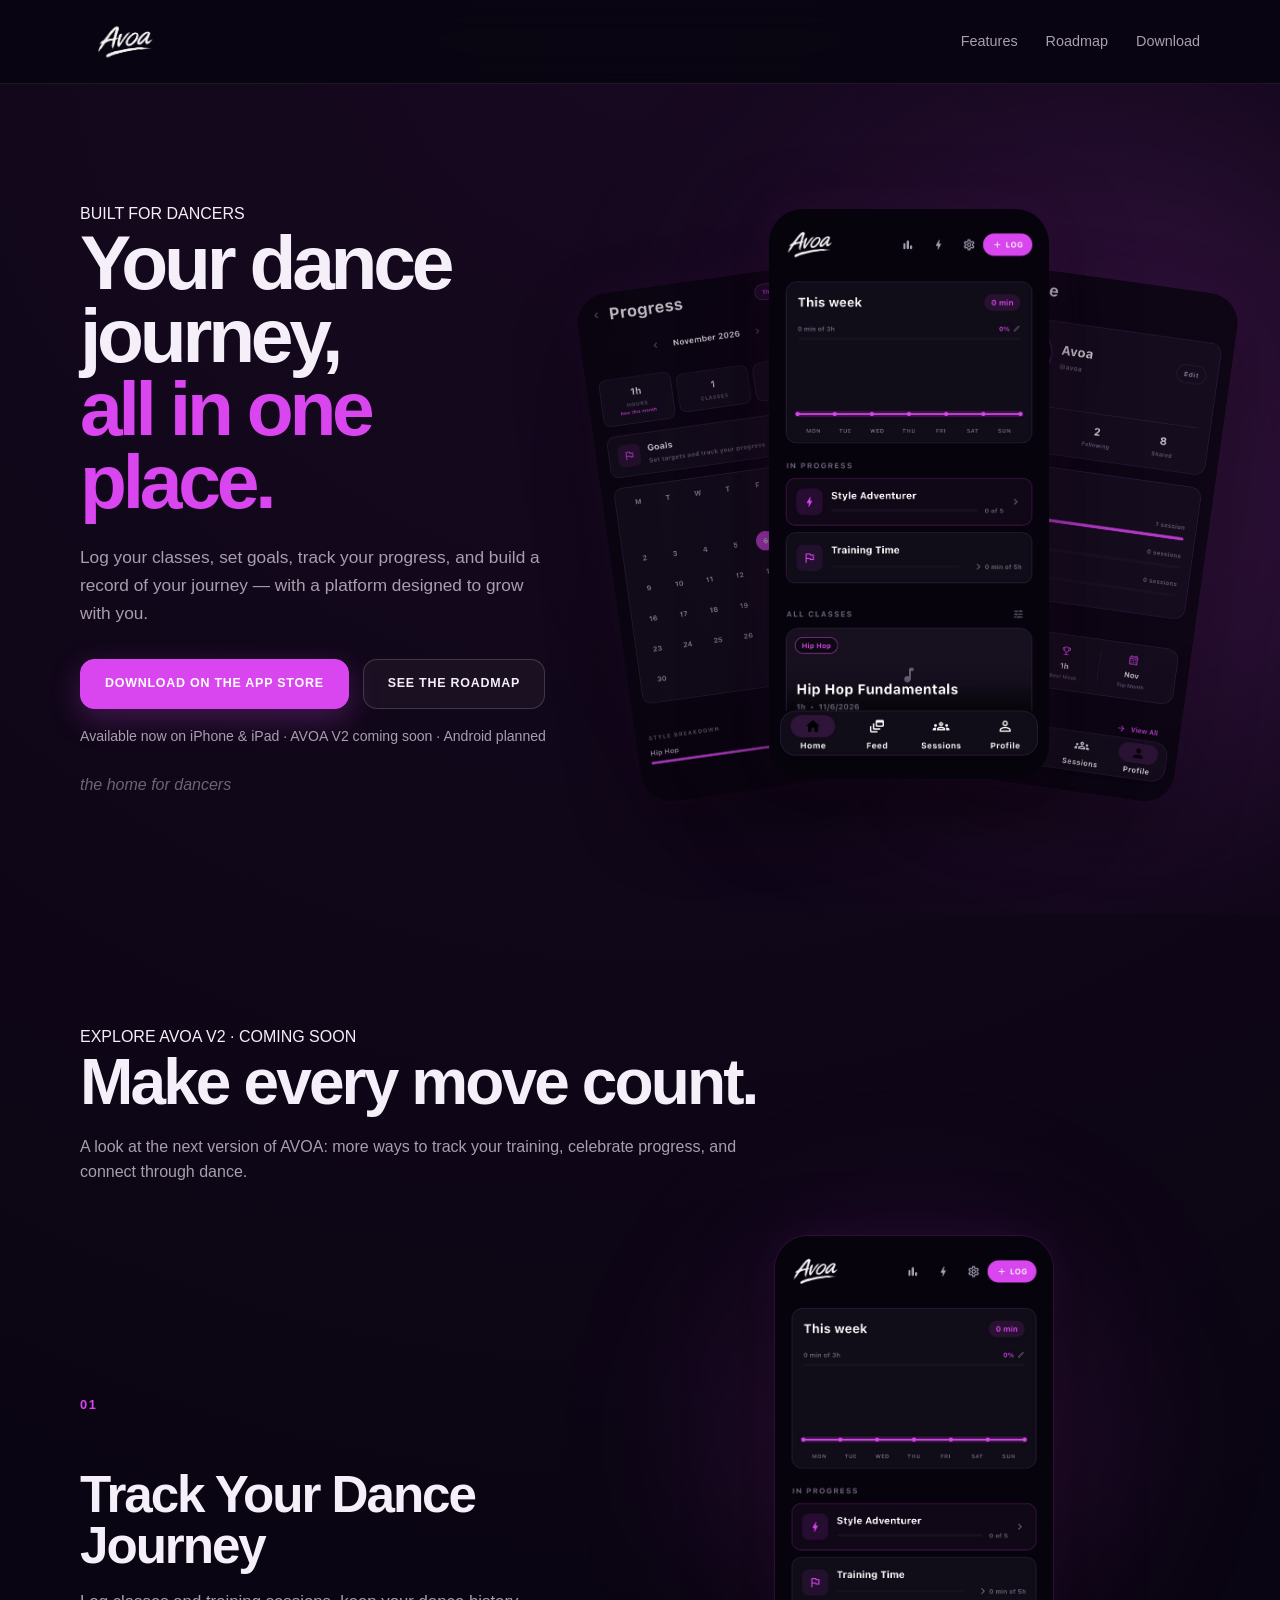
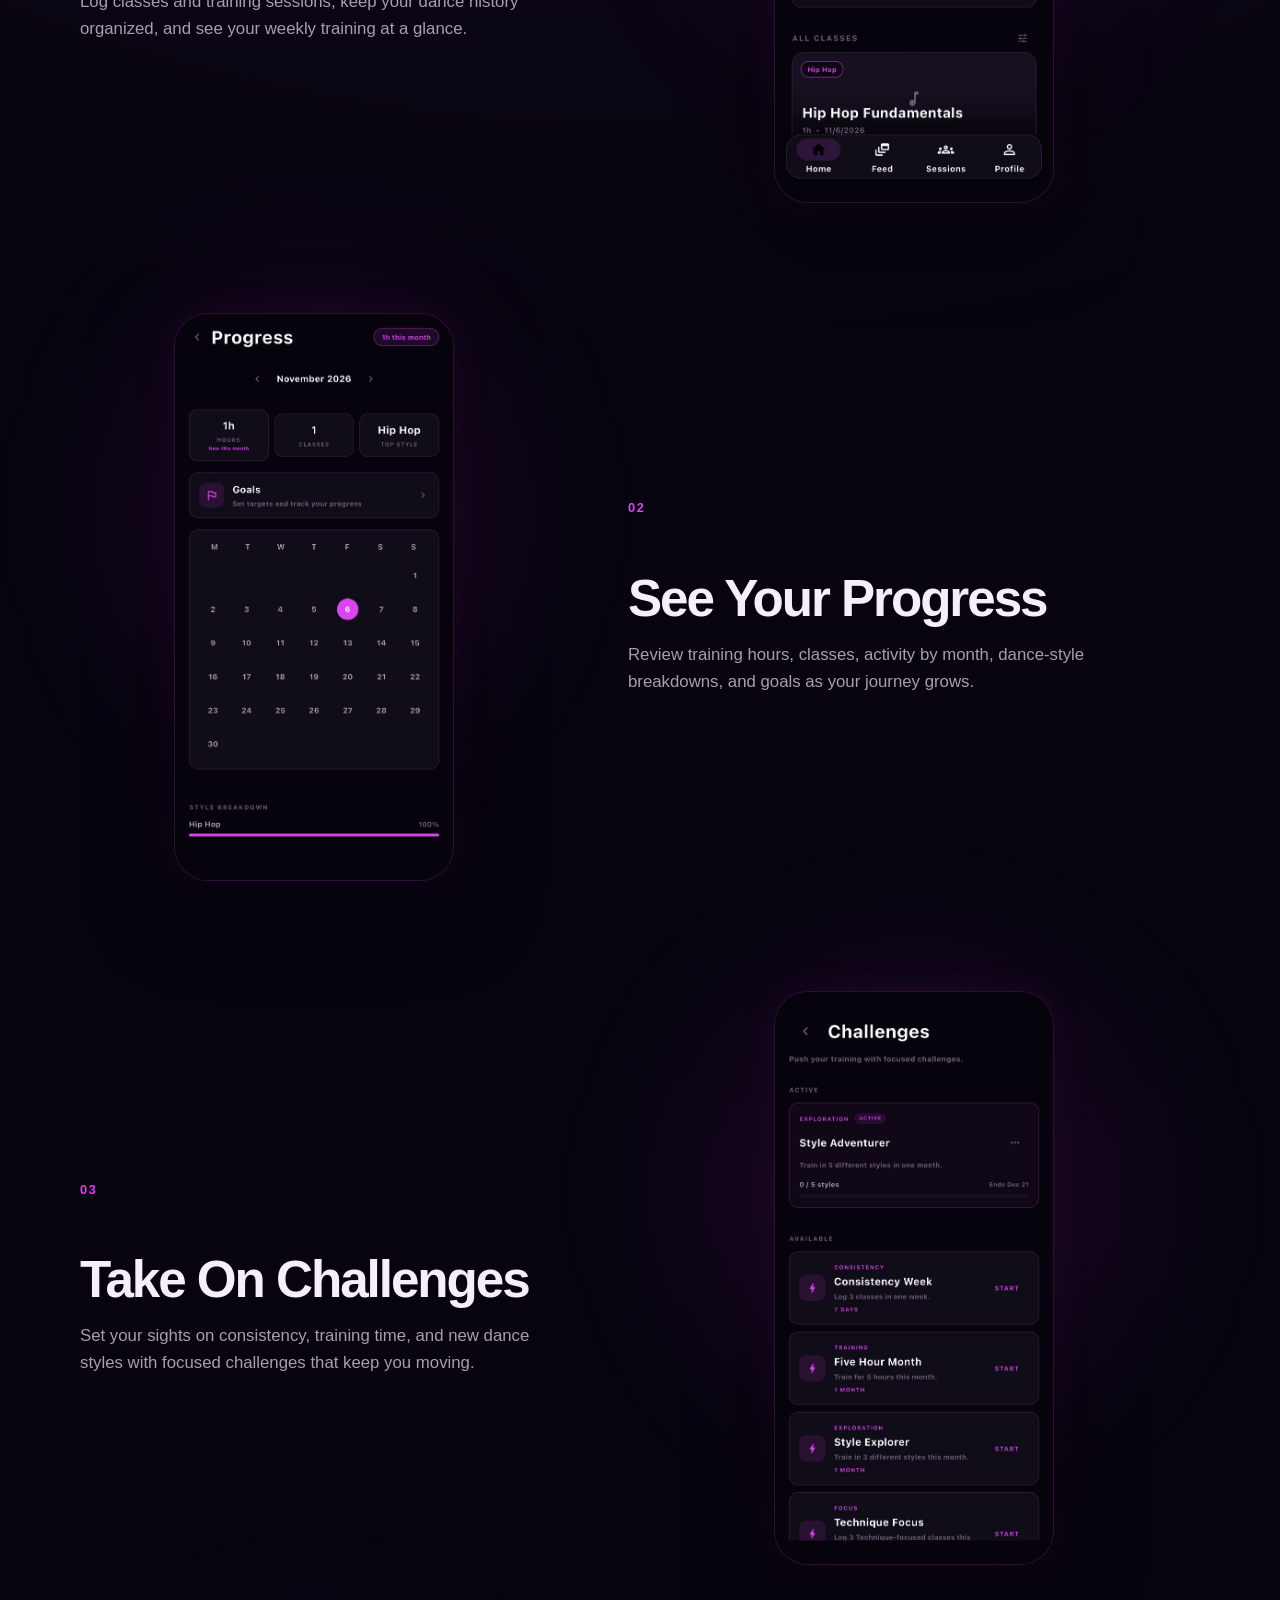
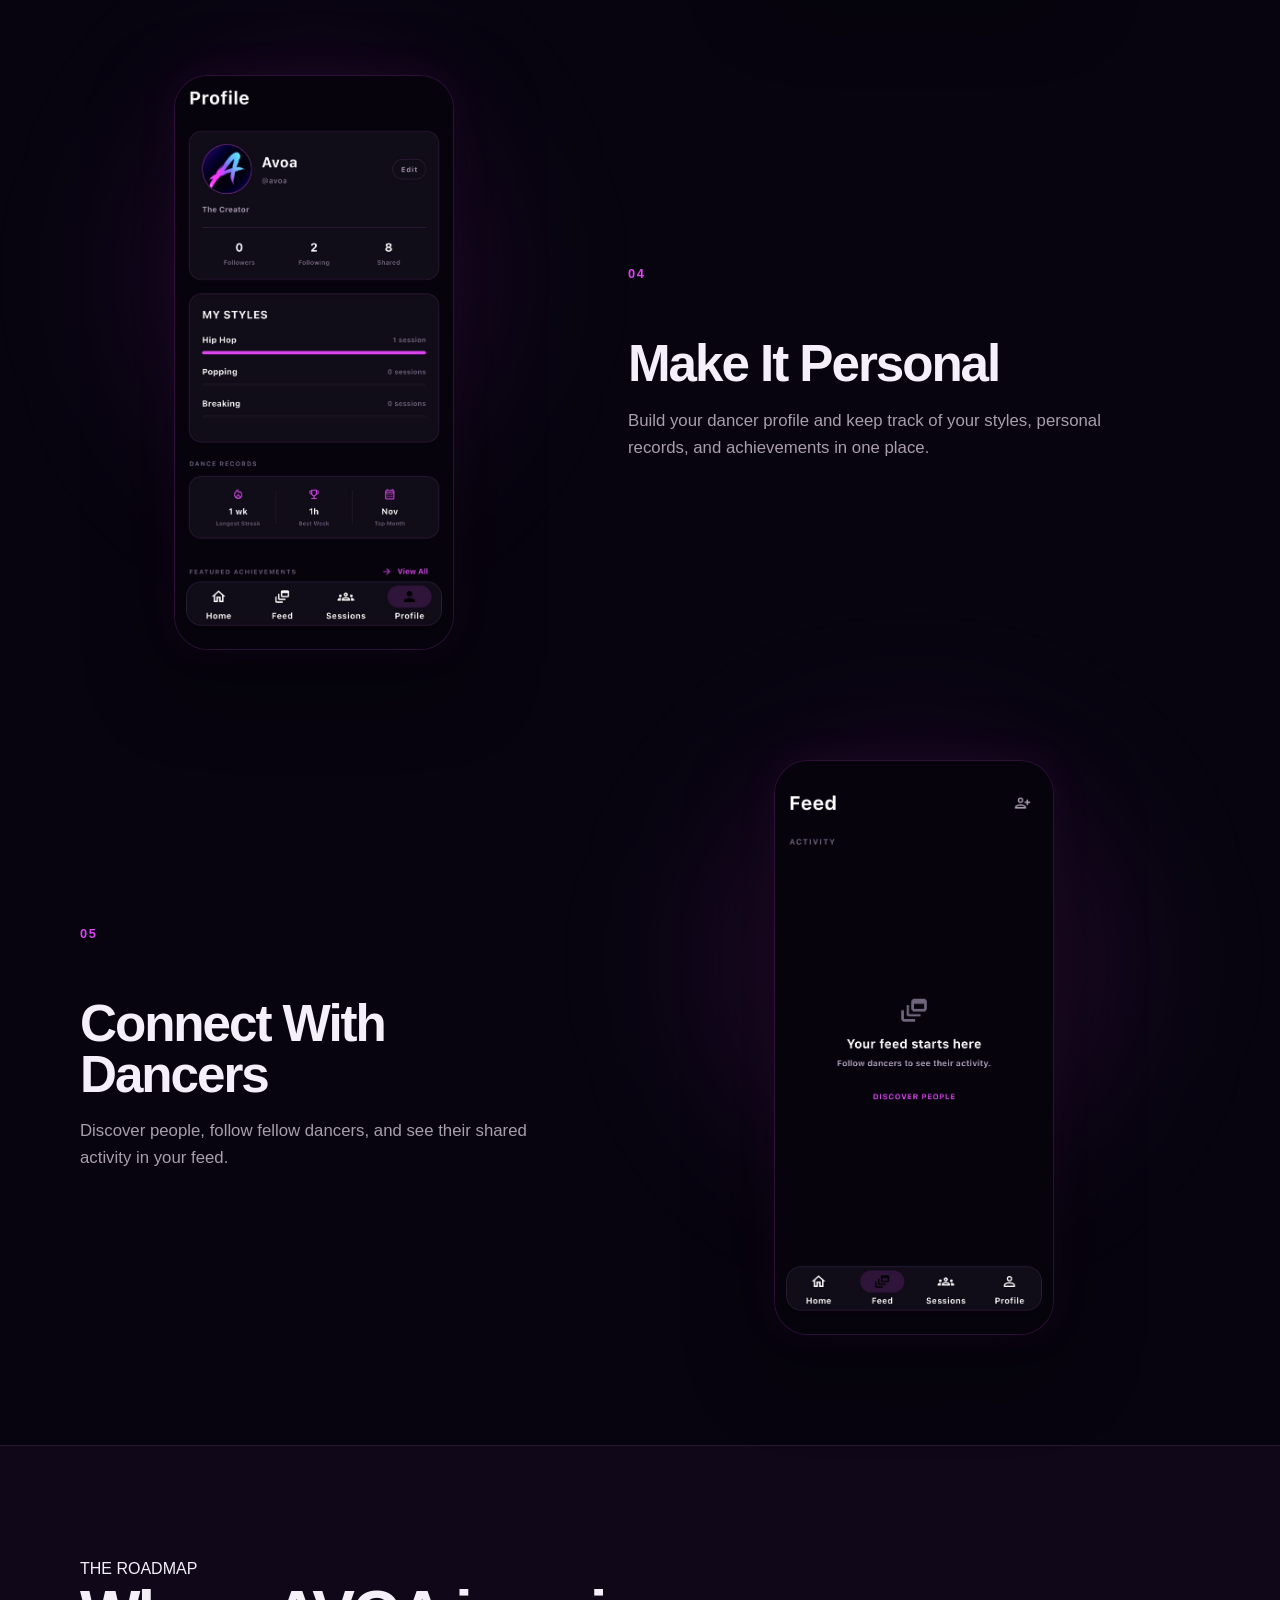
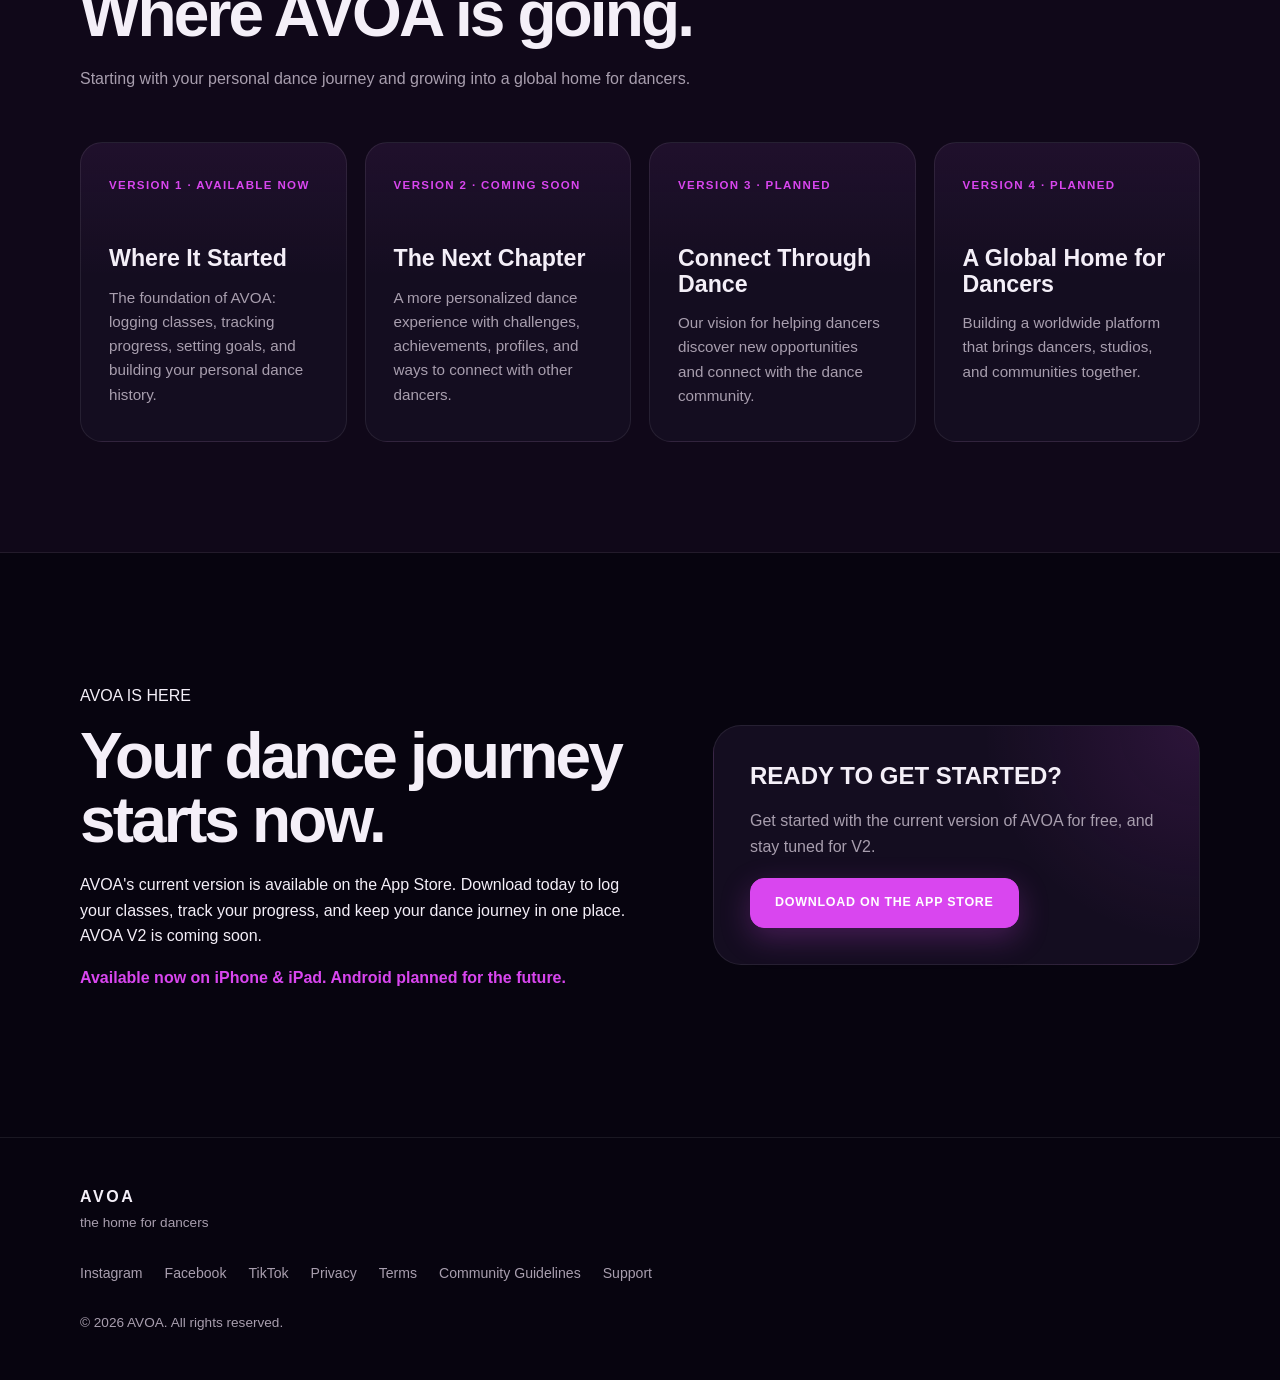
<file: index.html>
<!DOCTYPE html>
<html lang="en">
<head>
  <meta charset="UTF-8">
  <meta name="viewport" content="width=device-width, initial-scale=1.0">
  <meta name="description" content="AVOA — The home for dancers. Log your classes, track progress, set goals, and grow through challenges and community. Explore what's coming in AVOA V2.">
  <title>AVOA — The Home for Dancers</title>
  <link rel="icon" type="image/png" href="assets/logo/avoa_app_icon.png">
  <link rel="stylesheet" href="styles.css">
</head>
<body>
  <header class="site-header">
    <div class="container nav">
      <a href="#" class="brand">
        <img src="assets/logo/avoa_logo_white.png" alt="AVOA" class="nav-logo">
      </a>
      <nav class="nav-links">
        <a href="#features">Features</a>
        <a href="#roadmap">Roadmap</a>
        <a href="#download">Download</a>
      </nav>
    </div>
  </header>
  <main>
    <!-- HERO -->
    <section class="hero">
      <div class="hero-glow"></div>
      <div class="container hero-layout">
        <div class="hero-copy-block">
          <p class="eyebrow">BUILT FOR DANCERS</p>
          <h1>Your dance journey, <span>all in one place.</span></h1>
          <p class="hero-copy">Log your classes, set goals, track your progress, and build a record of your journey — with a platform designed to grow with you.</p>
          <div class="hero-actions">
            <a href="https://apps.apple.com/us/app/cyfr-made-for-dancers/id6816141009" class="button button-primary" target="_blank" rel="noopener noreferrer">DOWNLOAD ON THE APP STORE</a>
            <a href="#roadmap" class="button button-secondary">SEE THE ROADMAP</a>
          </div>
          <p class="hero-availability">Available now on iPhone &amp; iPad · AVOA V2 coming soon · Android planned</p>
          <p class="hero-tagline">the home for dancers</p>
        </div>
        <div class="hero-phones">
          <img src="assets/screenshots/avoa-progress.jpg" alt="Preview of AVOA V2 progress tracking" class="hero-phone hero-phone-left">
          <img src="assets/screenshots/avoa-home.jpg" alt="Preview of the AVOA V2 home screen" class="hero-phone hero-phone-main">
          <img src="assets/screenshots/avoa-profile.jpg" alt="Preview of an AVOA V2 dancer profile" class="hero-phone hero-phone-right">
        </div>
      </div>
    </section>
    <!-- FEATURES -->
    <section id="features" class="section">
      <div class="container">
        <div class="section-heading">
          <p class="eyebrow">EXPLORE AVOA V2 · COMING SOON</p>
          <h2>Make every move count.</h2>
          <p>A look at the next version of AVOA: more ways to track your training, celebrate progress, and connect through dance.</p>
        </div>
        <div class="feature-showcase">
          <article class="feature-row">
            <div class="feature-copy">
              <span class="feature-number">01</span>
              <h3>Track Your Dance Journey</h3>
              <p>Log classes and training sessions, keep your dance history organized, and see your weekly training at a glance.</p>
            </div>
            <div class="feature-screen">
              <img src="assets/screenshots/avoa-home.jpg" alt="AVOA V2 home dashboard with weekly training and class history">
            </div>
          </article>
          <article class="feature-row feature-row-reverse">
            <div class="feature-copy">
              <span class="feature-number">02</span>
              <h3>See Your Progress</h3>
              <p>Review training hours, classes, activity by month, dance-style breakdowns, and goals as your journey grows.</p>
            </div>
            <div class="feature-screen">
              <img src="assets/screenshots/avoa-progress.jpg" alt="AVOA V2 progress dashboard with training metrics and calendar">
            </div>
          </article>
          <article class="feature-row">
            <div class="feature-copy">
              <span class="feature-number">03</span>
              <h3>Take On Challenges</h3>
              <p>Set your sights on consistency, training time, and new dance styles with focused challenges that keep you moving.</p>
            </div>
            <div class="feature-screen">
              <img src="assets/screenshots/avoa-challenges.jpg" alt="AVOA V2 active and available dance challenges">
            </div>
          </article>
          <article class="feature-row feature-row-reverse">
            <div class="feature-copy">
              <span class="feature-number">04</span>
              <h3>Make It Personal</h3>
              <p>Build your dancer profile and keep track of your styles, personal records, and achievements in one place.</p>
            </div>
            <div class="feature-screen">
              <img src="assets/screenshots/avoa-profile.jpg" alt="AVOA V2 dancer profile with styles, records, and achievements">
            </div>
          </article>
          <article class="feature-row">
            <div class="feature-copy">
              <span class="feature-number">05</span>
              <h3>Connect With Dancers</h3>
              <p>Discover people, follow fellow dancers, and see their shared activity in your feed.</p>
            </div>
            <div class="feature-screen">
              <img src="assets/screenshots/avoa-feed.jpg" alt="AVOA V2 social feed and discover people feature">
            </div>
          </article>
        </div>
      </div>
    </section>
    <!-- ROADMAP -->
    <section id="roadmap" class="section roadmap-section">
      <div class="container">
        <div class="section-heading">
          <p class="eyebrow">THE ROADMAP</p>
          <h2>Where AVOA is going.</h2>
          <p>Starting with your personal dance journey and growing into a global home for dancers.</p>
        </div>
        <div class="roadmap-grid">
          <article class="roadmap-card">
            <span class="roadmap-version">VERSION 1 · AVAILABLE NOW</span>
            <h3>Where It Started</h3>
            <p>The foundation of AVOA: logging classes, tracking progress, setting goals, and building your personal dance history.</p>
          </article>
          <article class="roadmap-card">
            <span class="roadmap-version">VERSION 2 · COMING SOON</span>
            <h3>The Next Chapter</h3>
            <p>A more personalized dance experience with challenges, achievements, profiles, and ways to connect with other dancers.</p>
          </article>
          <article class="roadmap-card">
            <span class="roadmap-version">VERSION 3 · PLANNED</span>
            <h3>Connect Through Dance</h3>
            <p>Our vision for helping dancers discover new opportunities and connect with the dance community.</p>
          </article>
          <article class="roadmap-card">
            <span class="roadmap-version">VERSION 4 · PLANNED</span>
            <h3>A Global Home for Dancers</h3>
            <p>Building a worldwide platform that brings dancers, studios, and communities together.</p>
          </article>
        </div>
      </div>
    </section>
    <!-- DOWNLOAD -->
    <section id="download" class="section early-access-section">
      <div class="container early-access">
        <div class="early-access-copy">
          <p class="eyebrow">AVOA IS HERE</p>
          <h2>Your dance journey starts now.</h2>
          <p>AVOA's current version is available on the App Store. Download today to log your classes, track your progress, and keep your dance journey in one place. AVOA V2 is coming soon.</p>
          <p>Available now on iPhone &amp; iPad. Android planned for the future.</p>
        </div>
        <div class="signup-card">
          <h3>READY TO GET STARTED?</h3>
          <p>Get started with the current version of AVOA for free, and stay tuned for V2.</p>
          <a href="https://apps.apple.com/us/app/cyfr-made-for-dancers/id6816141009" class="button button-primary" target="_blank" rel="noopener noreferrer">DOWNLOAD ON THE APP STORE</a>
        </div>
      </div>
    </section>
  </main>
  <footer class="site-footer">
    <div class="container footer-content">
      <div>
        <div class="footer-brand">AVOA</div>
        <p>the home for dancers</p>
      </div>
      <div class="footer-links">
        <a href="https://www.instagram.com/avoa.app/" target="_blank" rel="noopener noreferrer">Instagram</a>
        <a href="https://www.facebook.com/profile.php?id=61595908244350" target="_blank" rel="noopener noreferrer">Facebook</a>
        <a href="https://www.tiktok.com/@avoa.app" target="_blank" rel="noopener noreferrer">TikTok</a>
        <a href="privacy.html">Privacy</a>
        <a href="terms.html">Terms</a>
<a href="community-guidelines.html">Community Guidelines</a>
<a href="support.html">Support</a>
      </div>
      <p class="copyright">© 2026 AVOA. All rights reserved.</p>
    </div>
  </footer>
</body>
</html>
</file>
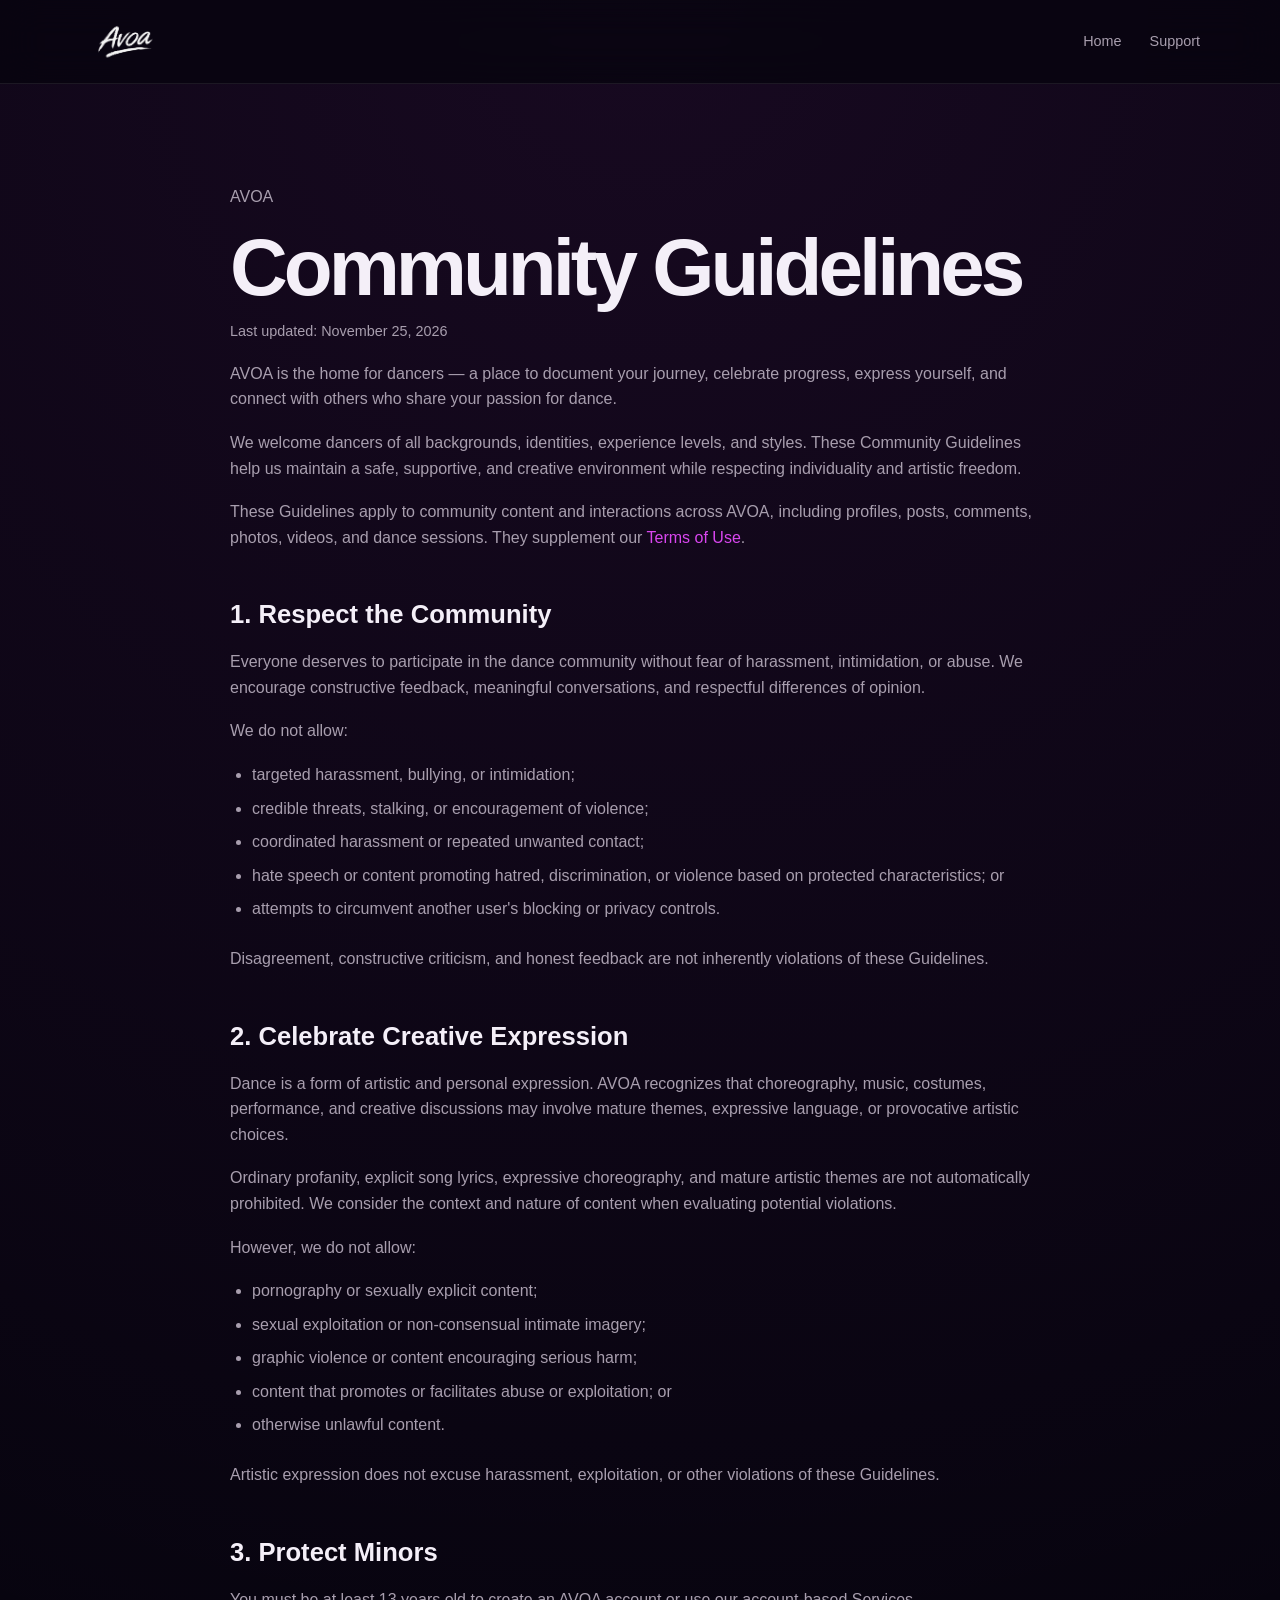
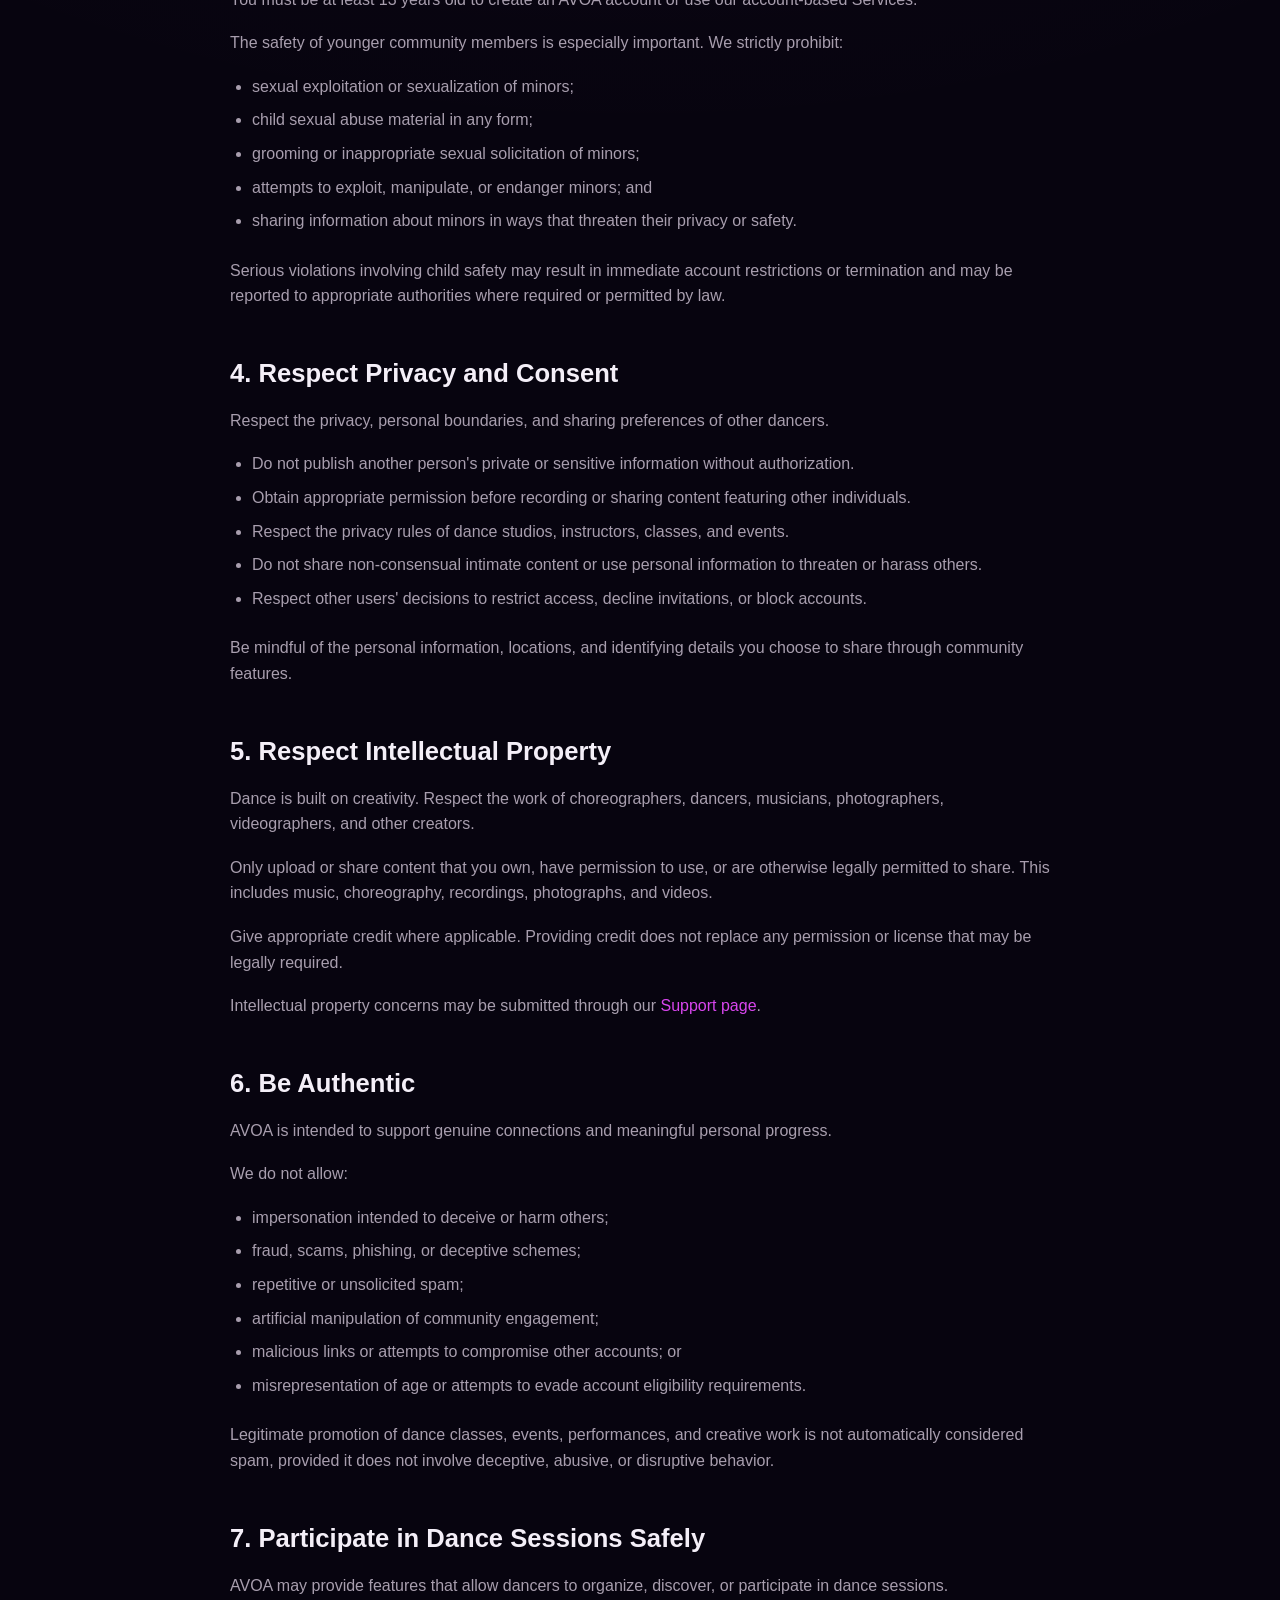
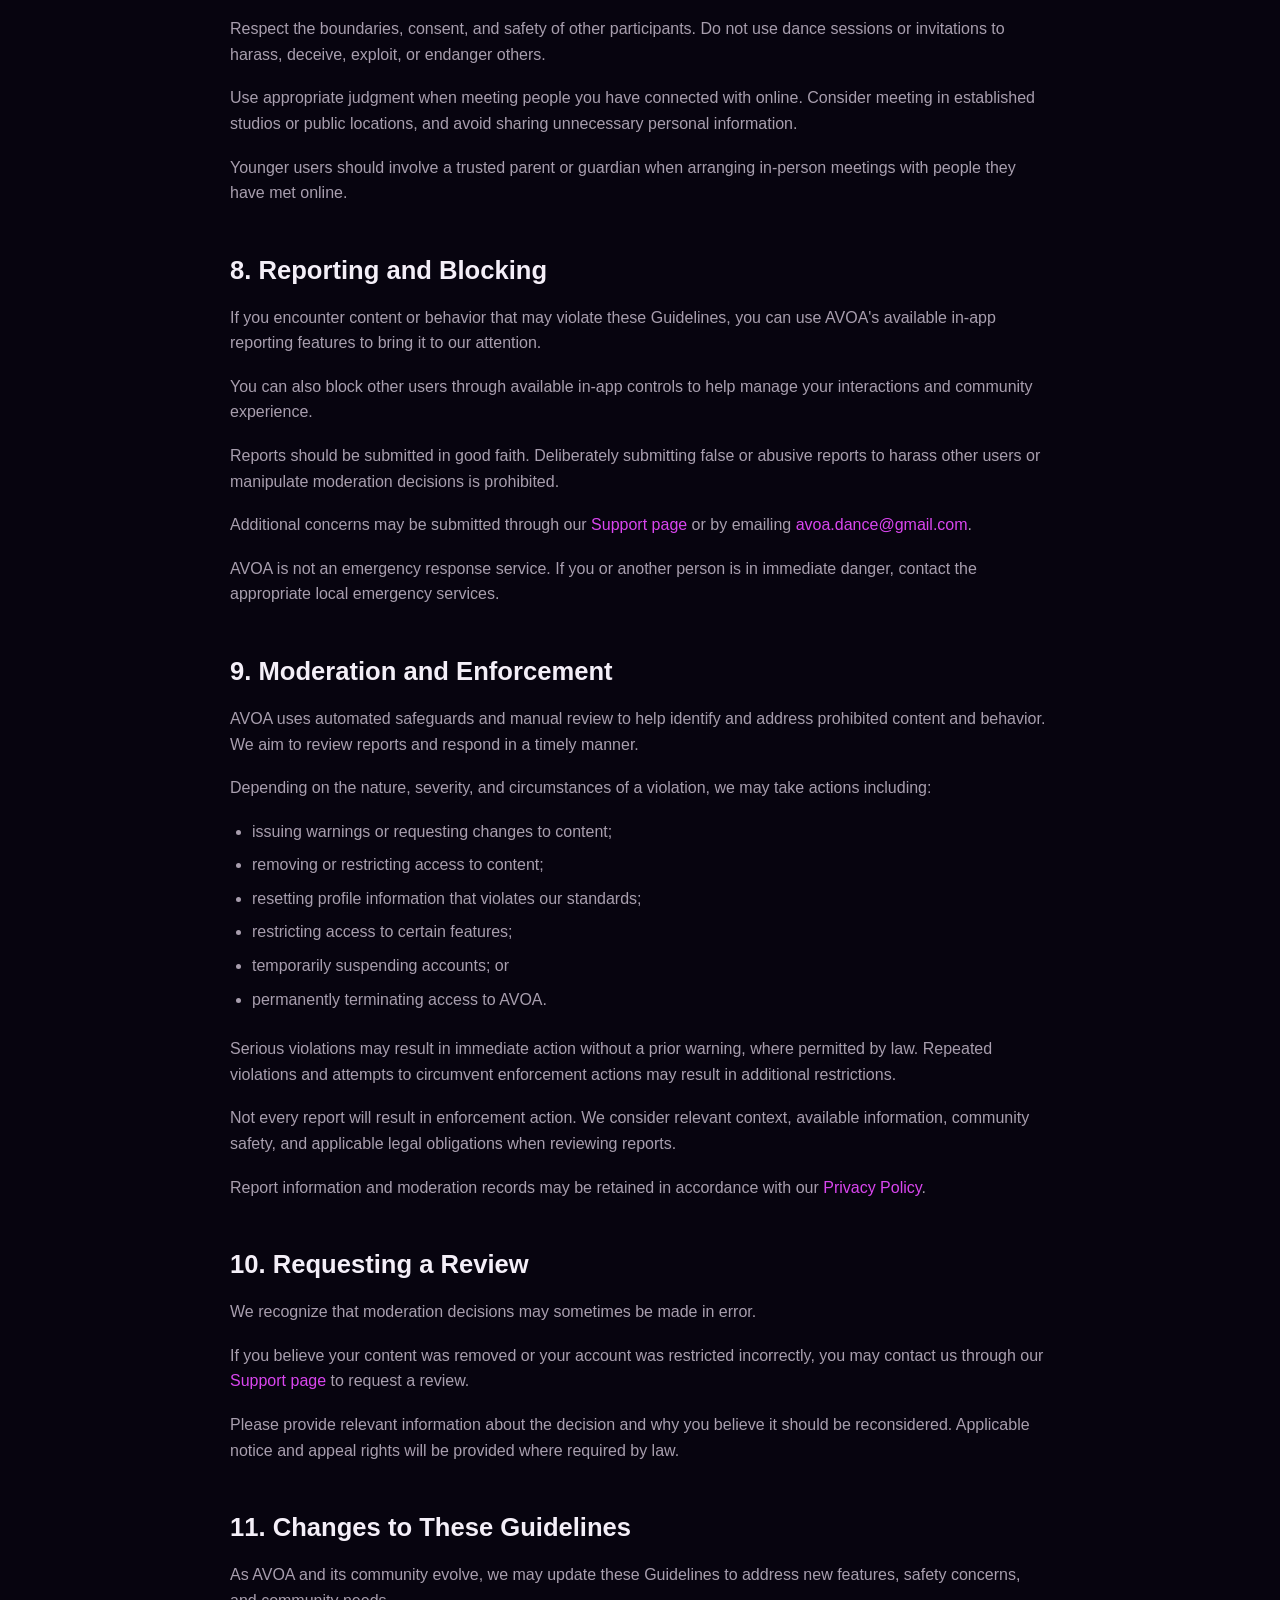
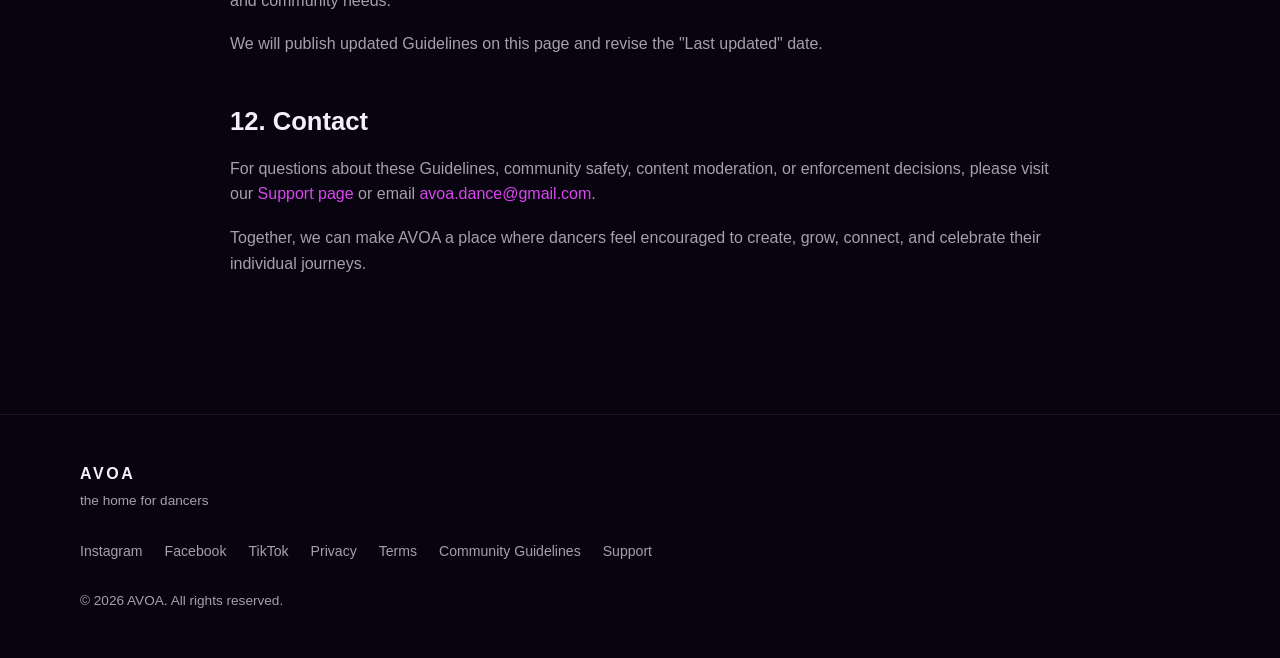
<file: community-guidelines.html>
<!DOCTYPE html>
<html lang="en">
<head>
  <meta charset="UTF-8">
  <meta name="viewport" content="width=device-width, initial-scale=1.0">
  <meta name="description" content="AVOA Community Guidelines — help us build a safe, welcoming, and creative community for dancers.">
  <title>Community Guidelines — AVOA</title>
  <link rel="icon" type="image/png" href="assets/logo/avoa_app_icon.png">
  <link rel="stylesheet" href="styles.css">
</head>
<body>
<header class="site-header">
  <div class="container nav">
    <a href="index.html" class="brand">
      <img src="assets/logo/avoa_logo_white.png" alt="AVOA" class="nav-logo">
    </a>
    <nav class="nav-links">
      <a href="index.html">Home</a>
      <a href="support.html">Support</a>
    </nav>
  </div>
</header>
<main class="legal-page">
  <div class="container legal-content">
    <p class="eyebrow">AVOA</p>
    <h1>Community Guidelines</h1>
    <p class="legal-updated">Last updated: November 25, 2026</p>
    <p>
      AVOA is the home for dancers — a place to document your journey, celebrate progress, express yourself, and connect with others who share your passion for dance.
    </p>
    <p>
      We welcome dancers of all backgrounds, identities, experience levels, and styles. These Community Guidelines help us maintain a safe, supportive, and creative environment while respecting individuality and artistic freedom.
    </p>
    <p>
      These Guidelines apply to community content and interactions across AVOA, including profiles, posts, comments, photos, videos, and dance sessions. They supplement our <a href="terms.html">Terms of Use</a>.
    </p>

    <h2>1. Respect the Community</h2>
    <p>
      Everyone deserves to participate in the dance community without fear of harassment, intimidation, or abuse. We encourage constructive feedback, meaningful conversations, and respectful differences of opinion.
    </p>
    <p>We do not allow:</p>
    <ul>
      <li>targeted harassment, bullying, or intimidation;</li>
      <li>credible threats, stalking, or encouragement of violence;</li>
      <li>coordinated harassment or repeated unwanted contact;</li>
      <li>hate speech or content promoting hatred, discrimination, or violence based on protected characteristics; or</li>
      <li>attempts to circumvent another user's blocking or privacy controls.</li>
    </ul>
    <p>
      Disagreement, constructive criticism, and honest feedback are not inherently violations of these Guidelines.
    </p>

    <h2>2. Celebrate Creative Expression</h2>
    <p>
      Dance is a form of artistic and personal expression. AVOA recognizes that choreography, music, costumes, performance, and creative discussions may involve mature themes, expressive language, or provocative artistic choices.
    </p>
    <p>
      Ordinary profanity, explicit song lyrics, expressive choreography, and mature artistic themes are not automatically prohibited. We consider the context and nature of content when evaluating potential violations.
    </p>
    <p>However, we do not allow:</p>
    <ul>
      <li>pornography or sexually explicit content;</li>
      <li>sexual exploitation or non-consensual intimate imagery;</li>
      <li>graphic violence or content encouraging serious harm;</li>
      <li>content that promotes or facilitates abuse or exploitation; or</li>
      <li>otherwise unlawful content.</li>
    </ul>
    <p>
      Artistic expression does not excuse harassment, exploitation, or other violations of these Guidelines.
    </p>

    <h2>3. Protect Minors</h2>
    <p>
      You must be at least 13 years old to create an AVOA account or use our account-based Services.
    </p>
    <p>
      The safety of younger community members is especially important. We strictly prohibit:
    </p>
    <ul>
      <li>sexual exploitation or sexualization of minors;</li>
      <li>child sexual abuse material in any form;</li>
      <li>grooming or inappropriate sexual solicitation of minors;</li>
      <li>attempts to exploit, manipulate, or endanger minors; and</li>
      <li>sharing information about minors in ways that threaten their privacy or safety.</li>
    </ul>
    <p>
      Serious violations involving child safety may result in immediate account restrictions or termination and may be reported to appropriate authorities where required or permitted by law.
    </p>

    <h2>4. Respect Privacy and Consent</h2>
    <p>
      Respect the privacy, personal boundaries, and sharing preferences of other dancers.
    </p>
    <ul>
      <li>Do not publish another person's private or sensitive information without authorization.</li>
      <li>Obtain appropriate permission before recording or sharing content featuring other individuals.</li>
      <li>Respect the privacy rules of dance studios, instructors, classes, and events.</li>
      <li>Do not share non-consensual intimate content or use personal information to threaten or harass others.</li>
      <li>Respect other users' decisions to restrict access, decline invitations, or block accounts.</li>
    </ul>
    <p>
      Be mindful of the personal information, locations, and identifying details you choose to share through community features.
    </p>

    <h2>5. Respect Intellectual Property</h2>
    <p>
      Dance is built on creativity. Respect the work of choreographers, dancers, musicians, photographers, videographers, and other creators.
    </p>
    <p>
      Only upload or share content that you own, have permission to use, or are otherwise legally permitted to share. This includes music, choreography, recordings, photographs, and videos.
    </p>
    <p>
      Give appropriate credit where applicable. Providing credit does not replace any permission or license that may be legally required.
    </p>
    <p>
      Intellectual property concerns may be submitted through our <a href="support.html">Support page</a>.
    </p>

    <h2>6. Be Authentic</h2>
    <p>
      AVOA is intended to support genuine connections and meaningful personal progress.
    </p>
    <p>We do not allow:</p>
    <ul>
      <li>impersonation intended to deceive or harm others;</li>
      <li>fraud, scams, phishing, or deceptive schemes;</li>
      <li>repetitive or unsolicited spam;</li>
      <li>artificial manipulation of community engagement;</li>
      <li>malicious links or attempts to compromise other accounts; or</li>
      <li>misrepresentation of age or attempts to evade account eligibility requirements.</li>
    </ul>
    <p>
      Legitimate promotion of dance classes, events, performances, and creative work is not automatically considered spam, provided it does not involve deceptive, abusive, or disruptive behavior.
    </p>

    <h2>7. Participate in Dance Sessions Safely</h2>
    <p>
      AVOA may provide features that allow dancers to organize, discover, or participate in dance sessions.
    </p>
    <p>
      Respect the boundaries, consent, and safety of other participants. Do not use dance sessions or invitations to harass, deceive, exploit, or endanger others.
    </p>
    <p>
      Use appropriate judgment when meeting people you have connected with online. Consider meeting in established studios or public locations, and avoid sharing unnecessary personal information.
    </p>
    <p>
      Younger users should involve a trusted parent or guardian when arranging in-person meetings with people they have met online.
    </p>

    <h2>8. Reporting and Blocking</h2>
    <p>
      If you encounter content or behavior that may violate these Guidelines, you can use AVOA's available in-app reporting features to bring it to our attention.
    </p>
    <p>
      You can also block other users through available in-app controls to help manage your interactions and community experience.
    </p>
    <p>
      Reports should be submitted in good faith. Deliberately submitting false or abusive reports to harass other users or manipulate moderation decisions is prohibited.
    </p>
    <p>
      Additional concerns may be submitted through our <a href="support.html">Support page</a> or by emailing <a href="mailto:avoa.dance@gmail.com">avoa.dance@gmail.com</a>.
    </p>
    <p>
      AVOA is not an emergency response service. If you or another person is in immediate danger, contact the appropriate local emergency services.
    </p>

    <h2>9. Moderation and Enforcement</h2>
    <p>
      AVOA uses automated safeguards and manual review to help identify and address prohibited content and behavior. We aim to review reports and respond in a timely manner.
    </p>
    <p>
      Depending on the nature, severity, and circumstances of a violation, we may take actions including:
    </p>
    <ul>
      <li>issuing warnings or requesting changes to content;</li>
      <li>removing or restricting access to content;</li>
      <li>resetting profile information that violates our standards;</li>
      <li>restricting access to certain features;</li>
      <li>temporarily suspending accounts; or</li>
      <li>permanently terminating access to AVOA.</li>
    </ul>
    <p>
      Serious violations may result in immediate action without a prior warning, where permitted by law. Repeated violations and attempts to circumvent enforcement actions may result in additional restrictions.
    </p>
    <p>
      Not every report will result in enforcement action. We consider relevant context, available information, community safety, and applicable legal obligations when reviewing reports.
    </p>
    <p>
      Report information and moderation records may be retained in accordance with our <a href="privacy.html">Privacy Policy</a>.
    </p>

    <h2>10. Requesting a Review</h2>
    <p>
      We recognize that moderation decisions may sometimes be made in error.
    </p>
    <p>
      If you believe your content was removed or your account was restricted incorrectly, you may contact us through our <a href="support.html">Support page</a> to request a review.
    </p>
    <p>
      Please provide relevant information about the decision and why you believe it should be reconsidered. Applicable notice and appeal rights will be provided where required by law.
    </p>

    <h2>11. Changes to These Guidelines</h2>
    <p>
      As AVOA and its community evolve, we may update these Guidelines to address new features, safety concerns, and community needs.
    </p>
    <p>
      We will publish updated Guidelines on this page and revise the "Last updated" date.
    </p>

    <h2>12. Contact</h2>
    <p>
      For questions about these Guidelines, community safety, content moderation, or enforcement decisions, please visit our <a href="support.html">Support page</a> or email <a href="mailto:avoa.dance@gmail.com">avoa.dance@gmail.com</a>.
    </p>
    <p>
      Together, we can make AVOA a place where dancers feel encouraged to create, grow, connect, and celebrate their individual journeys.
    </p>
  </div>
</main>
<footer class="site-footer">
  <div class="container footer-content">
    <div>
      <div class="footer-brand">AVOA</div>
      <p>the home for dancers</p>
    </div>
    <div class="footer-links">
      <a href="https://www.instagram.com/avoa.app/" target="_blank" rel="noopener noreferrer">Instagram</a>
      <a href="https://www.facebook.com/profile.php?id=61595908244350" target="_blank" rel="noopener noreferrer">Facebook</a>
      <a href="https://www.tiktok.com/@avoa.app" target="_blank" rel="noopener noreferrer">TikTok</a>
      <a href="privacy.html">Privacy</a>
      <a href="terms.html">Terms</a>
      <a href="community-guidelines.html">Community Guidelines</a>
      <a href="support.html">Support</a>
    </div>
    <p class="copyright">© 2026 AVOA. All rights reserved.</p>
  </div>
</footer>
</body>
</html>
</file>
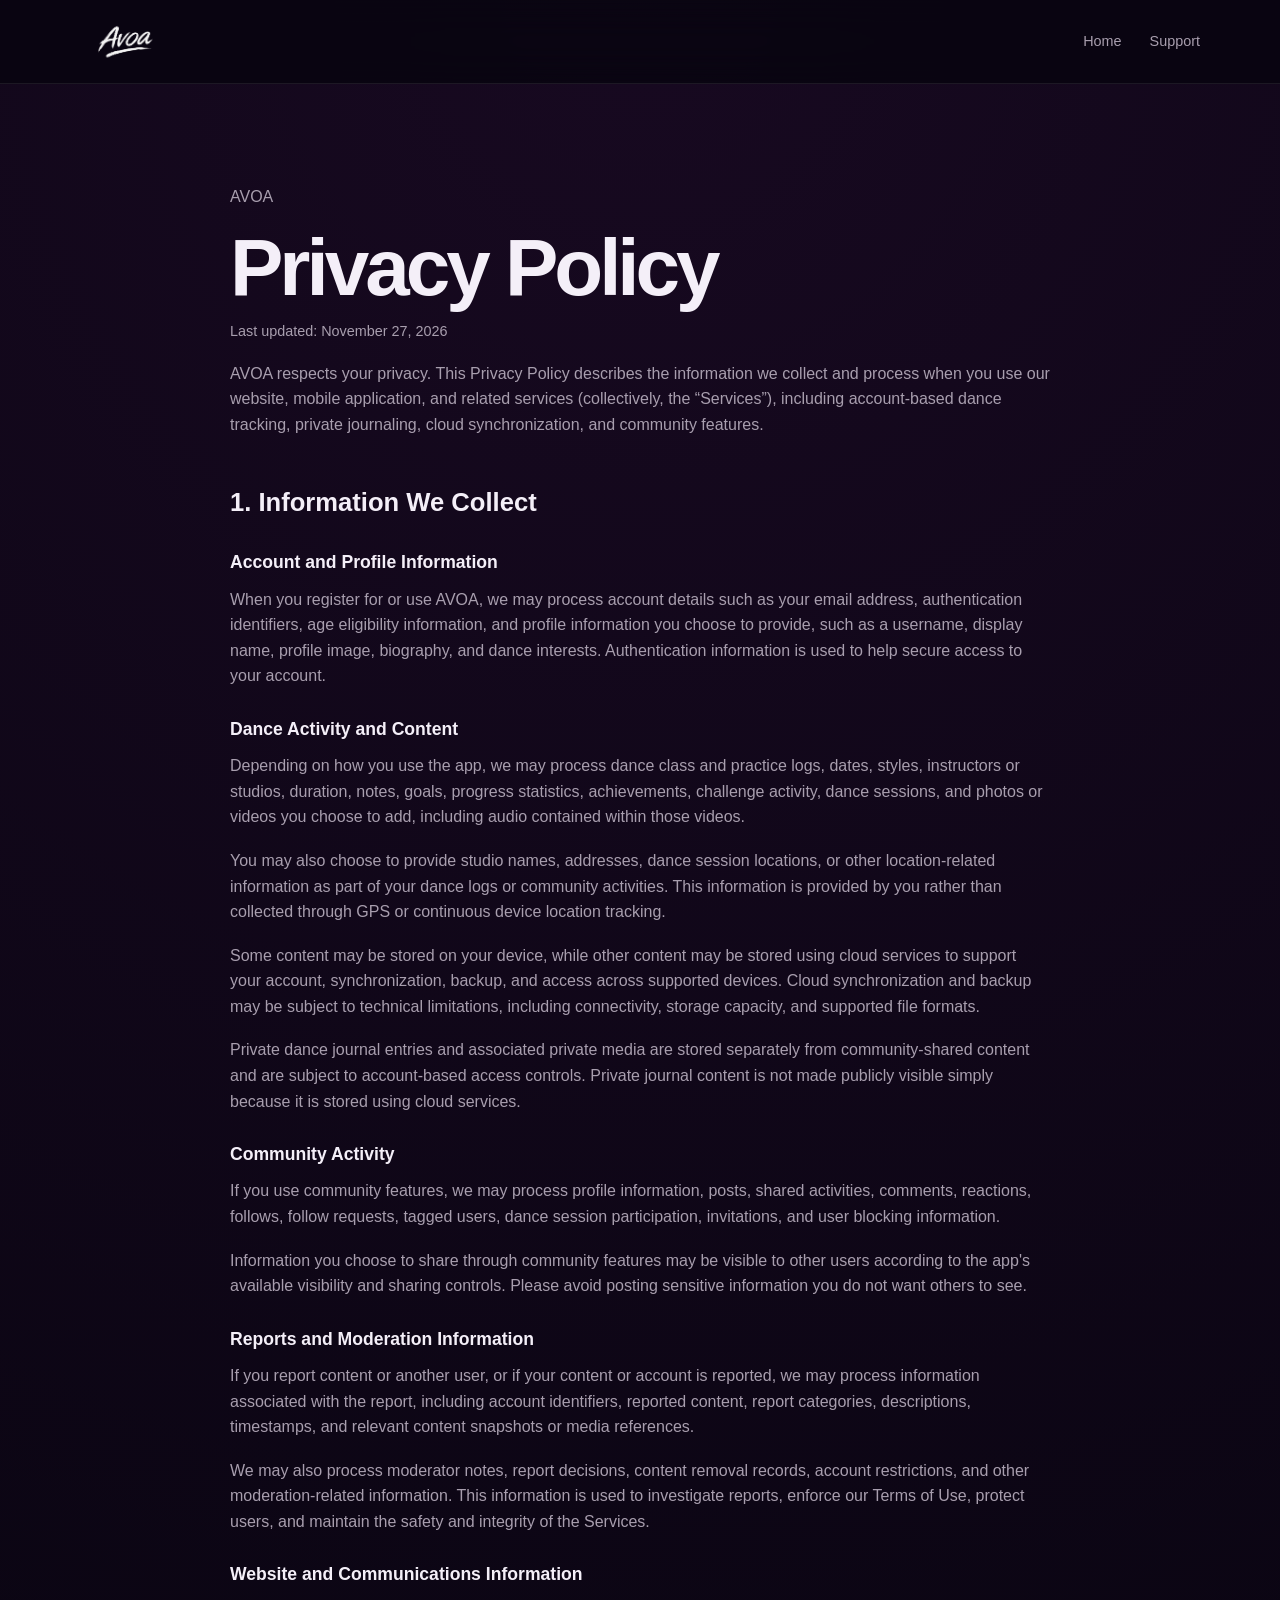
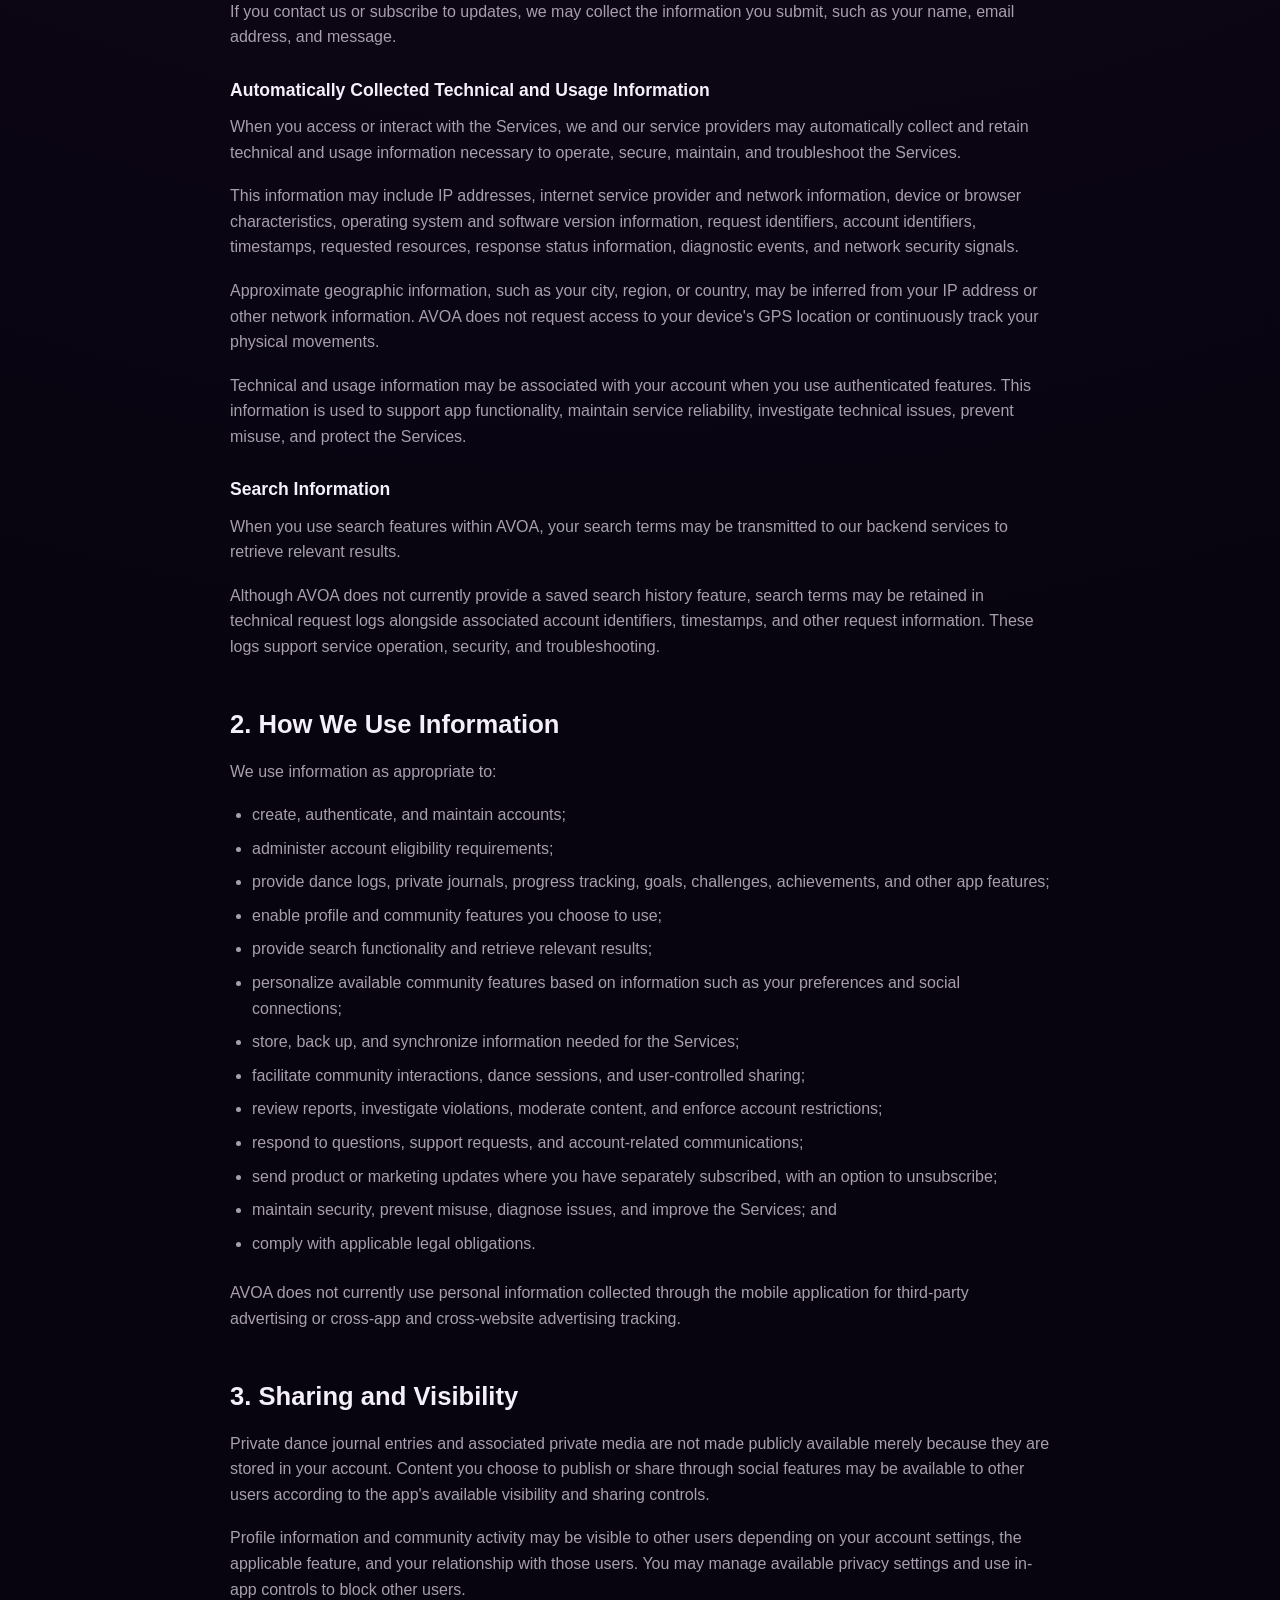
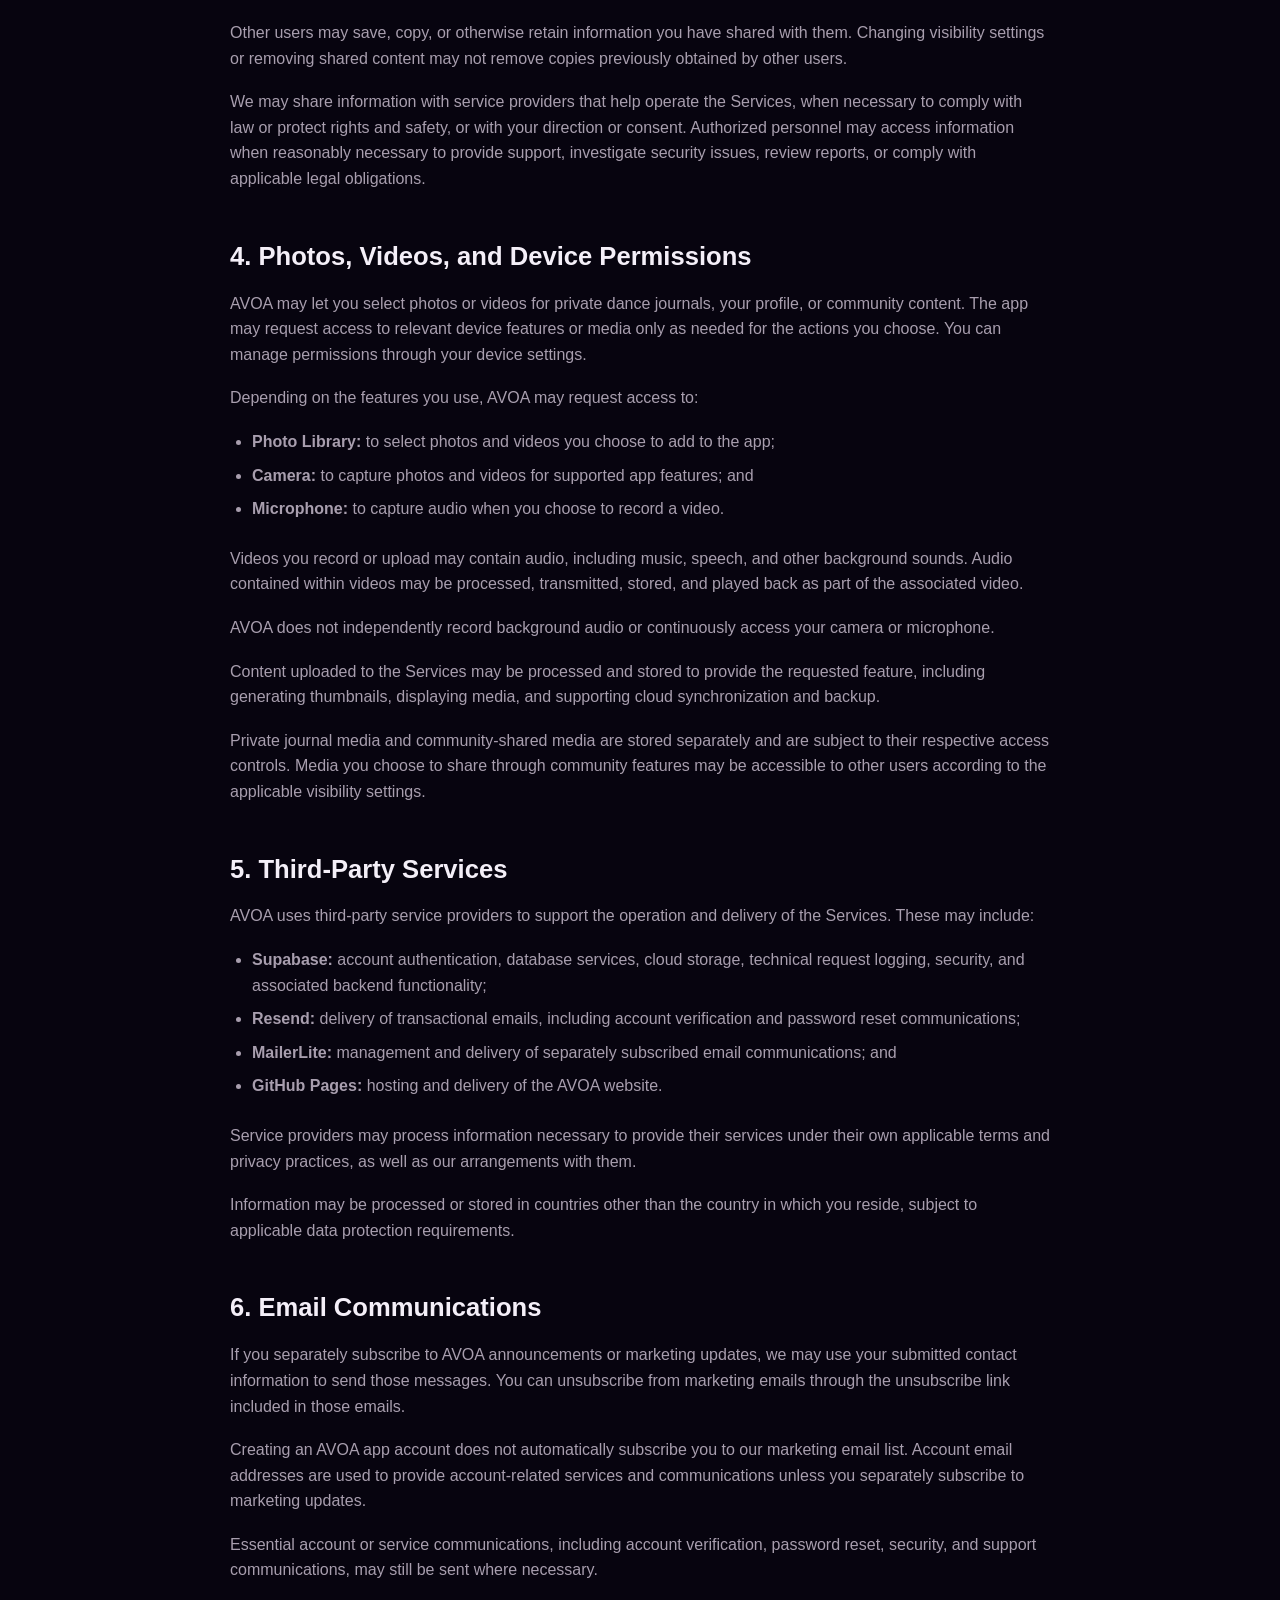
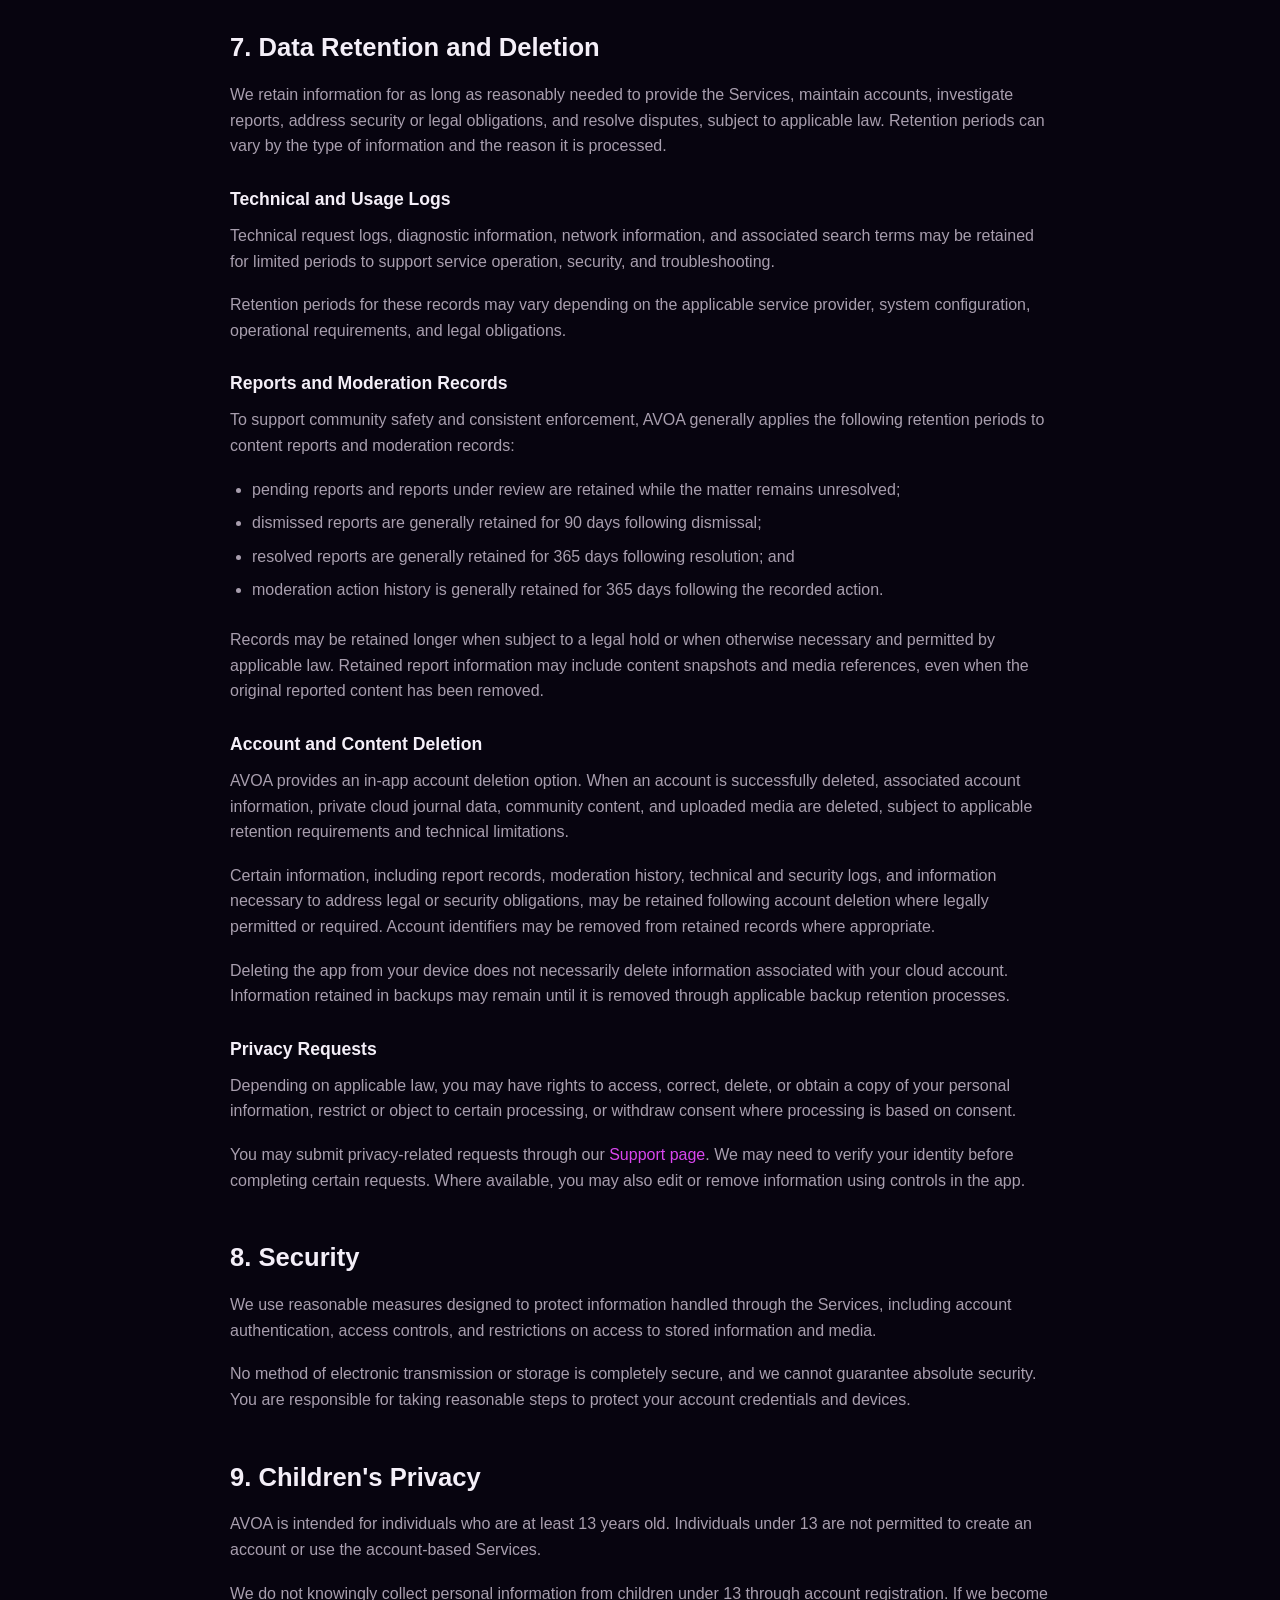
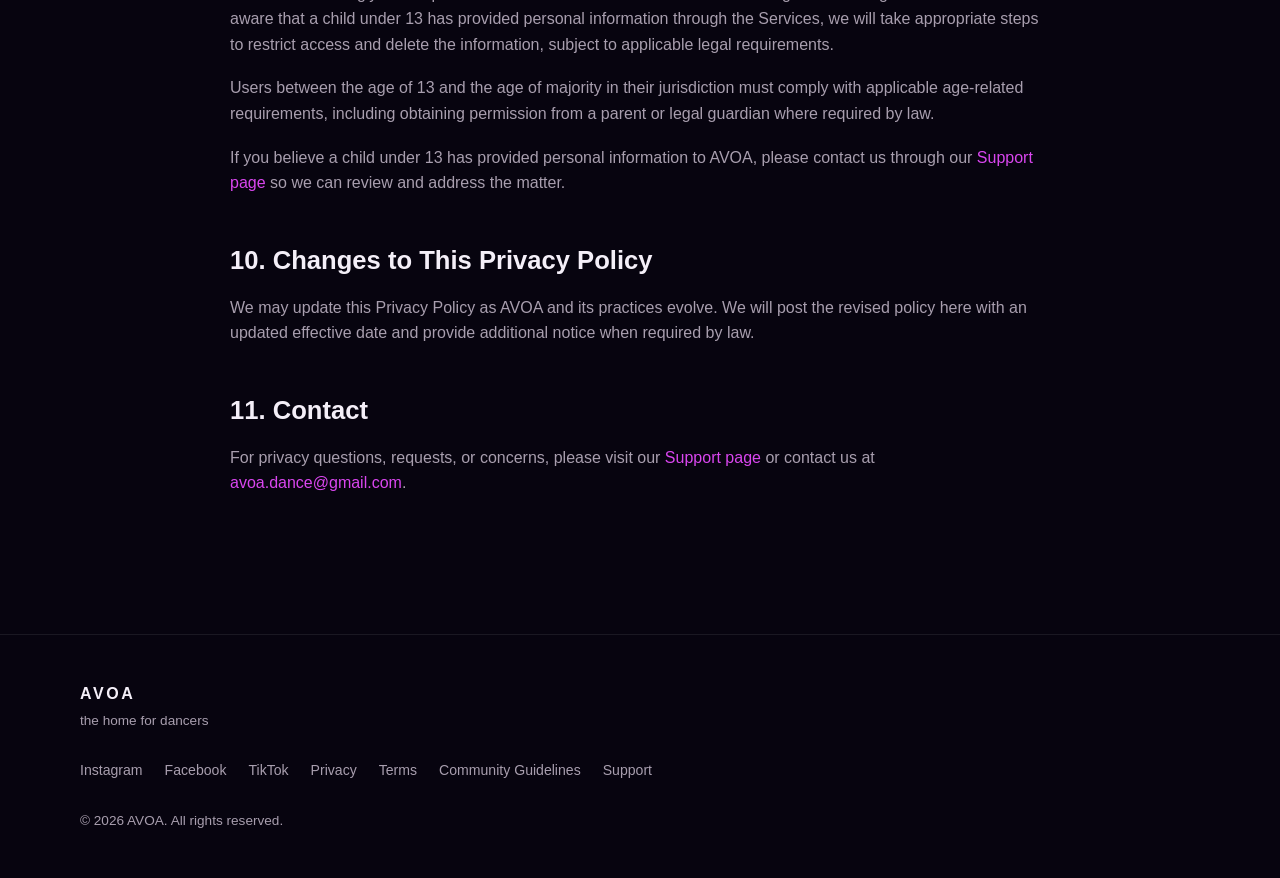
<file: privacy.html>
<!DOCTYPE html>
<html lang="en">
<head>
  <meta charset="UTF-8">
  <meta name="viewport" content="width=device-width, initial-scale=1.0">
  <meta name="description" content="AVOA Privacy Policy — learn how AVOA handles account, dance activity, private journal, and community information.">
  <title>Privacy Policy — AVOA</title>
  <link rel="icon" type="image/png" href="assets/logo/avoa_app_icon.png">
  <link rel="stylesheet" href="styles.css">
</head>
<body>
<header class="site-header">
  <div class="container nav">
    <a href="index.html" class="brand">
      <img src="assets/logo/avoa_logo_white.png" alt="AVOA" class="nav-logo">
    </a>
    <nav class="nav-links">
      <a href="index.html">Home</a>
      <a href="support.html">Support</a>
    </nav>
  </div>
</header>
<main class="legal-page">
  <div class="container legal-content">
    <p class="eyebrow">AVOA</p>
    <h1>Privacy Policy</h1>
    <p class="legal-updated">Last updated: November 27, 2026</p>
    <p>
      AVOA respects your privacy. This Privacy Policy describes the information we collect and process when you use our website, mobile application, and related services (collectively, the “Services”), including account-based dance tracking, private journaling, cloud synchronization, and community features.
    </p>

    <h2>1. Information We Collect</h2>

    <h3>Account and Profile Information</h3>
    <p>
      When you register for or use AVOA, we may process account details such as your email address, authentication identifiers, age eligibility information, and profile information you choose to provide, such as a username, display name, profile image, biography, and dance interests. Authentication information is used to help secure access to your account.
    </p>

    <h3>Dance Activity and Content</h3>
    <p>
      Depending on how you use the app, we may process dance class and practice logs, dates, styles, instructors or studios, duration, notes, goals, progress statistics, achievements, challenge activity, dance sessions, and photos or videos you choose to add, including audio contained within those videos.
    </p>
    <p>
      You may also choose to provide studio names, addresses, dance session locations, or other location-related information as part of your dance logs or community activities. This information is provided by you rather than collected through GPS or continuous device location tracking.
    </p>
    <p>
      Some content may be stored on your device, while other content may be stored using cloud services to support your account, synchronization, backup, and access across supported devices. Cloud synchronization and backup may be subject to technical limitations, including connectivity, storage capacity, and supported file formats.
    </p>
    <p>
      Private dance journal entries and associated private media are stored separately from community-shared content and are subject to account-based access controls. Private journal content is not made publicly visible simply because it is stored using cloud services.
    </p>

    <h3>Community Activity</h3>
    <p>
      If you use community features, we may process profile information, posts, shared activities, comments, reactions, follows, follow requests, tagged users, dance session participation, invitations, and user blocking information.
    </p>
    <p>
      Information you choose to share through community features may be visible to other users according to the app's available visibility and sharing controls. Please avoid posting sensitive information you do not want others to see.
    </p>

    <h3>Reports and Moderation Information</h3>
    <p>
      If you report content or another user, or if your content or account is reported, we may process information associated with the report, including account identifiers, reported content, report categories, descriptions, timestamps, and relevant content snapshots or media references.
    </p>
    <p>
      We may also process moderator notes, report decisions, content removal records, account restrictions, and other moderation-related information. This information is used to investigate reports, enforce our Terms of Use, protect users, and maintain the safety and integrity of the Services.
    </p>

    <h3>Website and Communications Information</h3>
    <p>
      If you contact us or subscribe to updates, we may collect the information you submit, such as your name, email address, and message.
    </p>

    <h3>Automatically Collected Technical and Usage Information</h3>
    <p>
      When you access or interact with the Services, we and our service providers may automatically collect and retain technical and usage information necessary to operate, secure, maintain, and troubleshoot the Services.
    </p>
    <p>
      This information may include IP addresses, internet service provider and network information, device or browser characteristics, operating system and software version information, request identifiers, account identifiers, timestamps, requested resources, response status information, diagnostic events, and network security signals.
    </p>
    <p>
      Approximate geographic information, such as your city, region, or country, may be inferred from your IP address or other network information. AVOA does not request access to your device's GPS location or continuously track your physical movements.
    </p>
    <p>
      Technical and usage information may be associated with your account when you use authenticated features. This information is used to support app functionality, maintain service reliability, investigate technical issues, prevent misuse, and protect the Services.
    </p>

    <h3>Search Information</h3>
    <p>
      When you use search features within AVOA, your search terms may be transmitted to our backend services to retrieve relevant results.
    </p>
    <p>
      Although AVOA does not currently provide a saved search history feature, search terms may be retained in technical request logs alongside associated account identifiers, timestamps, and other request information. These logs support service operation, security, and troubleshooting.
    </p>

    <h2>2. How We Use Information</h2>
    <p>We use information as appropriate to:</p>
    <ul>
      <li>create, authenticate, and maintain accounts;</li>
      <li>administer account eligibility requirements;</li>
      <li>provide dance logs, private journals, progress tracking, goals, challenges, achievements, and other app features;</li>
      <li>enable profile and community features you choose to use;</li>
      <li>provide search functionality and retrieve relevant results;</li>
      <li>personalize available community features based on information such as your preferences and social connections;</li>
      <li>store, back up, and synchronize information needed for the Services;</li>
      <li>facilitate community interactions, dance sessions, and user-controlled sharing;</li>
      <li>review reports, investigate violations, moderate content, and enforce account restrictions;</li>
      <li>respond to questions, support requests, and account-related communications;</li>
      <li>send product or marketing updates where you have separately subscribed, with an option to unsubscribe;</li>
      <li>maintain security, prevent misuse, diagnose issues, and improve the Services; and</li>
      <li>comply with applicable legal obligations.</li>
    </ul>
    <p>
      AVOA does not currently use personal information collected through the mobile application for third-party advertising or cross-app and cross-website advertising tracking.
    </p>

    <h2>3. Sharing and Visibility</h2>
    <p>
      Private dance journal entries and associated private media are not made publicly available merely because they are stored in your account. Content you choose to publish or share through social features may be available to other users according to the app's available visibility and sharing controls.
    </p>
    <p>
      Profile information and community activity may be visible to other users depending on your account settings, the applicable feature, and your relationship with those users. You may manage available privacy settings and use in-app controls to block other users.
    </p>
    <p>
      Other users may save, copy, or otherwise retain information you have shared with them. Changing visibility settings or removing shared content may not remove copies previously obtained by other users.
    </p>
    <p>
      We may share information with service providers that help operate the Services, when necessary to comply with law or protect rights and safety, or with your direction or consent. Authorized personnel may access information when reasonably necessary to provide support, investigate security issues, review reports, or comply with applicable legal obligations.
    </p>

    <h2>4. Photos, Videos, and Device Permissions</h2>
    <p>
      AVOA may let you select photos or videos for private dance journals, your profile, or community content. The app may request access to relevant device features or media only as needed for the actions you choose. You can manage permissions through your device settings.
    </p>
    <p>
      Depending on the features you use, AVOA may request access to:
    </p>
    <ul>
      <li><strong>Photo Library:</strong> to select photos and videos you choose to add to the app;</li>
      <li><strong>Camera:</strong> to capture photos and videos for supported app features; and</li>
      <li><strong>Microphone:</strong> to capture audio when you choose to record a video.</li>
    </ul>
    <p>
      Videos you record or upload may contain audio, including music, speech, and other background sounds. Audio contained within videos may be processed, transmitted, stored, and played back as part of the associated video.
    </p>
    <p>
      AVOA does not independently record background audio or continuously access your camera or microphone.
    </p>
    <p>
      Content uploaded to the Services may be processed and stored to provide the requested feature, including generating thumbnails, displaying media, and supporting cloud synchronization and backup.
    </p>
    <p>
      Private journal media and community-shared media are stored separately and are subject to their respective access controls. Media you choose to share through community features may be accessible to other users according to the applicable visibility settings.
    </p>

    <h2>5. Third-Party Services</h2>
    <p>
      AVOA uses third-party service providers to support the operation and delivery of the Services. These may include:
    </p>
    <ul>
      <li><strong>Supabase:</strong> account authentication, database services, cloud storage, technical request logging, security, and associated backend functionality;</li>
      <li><strong>Resend:</strong> delivery of transactional emails, including account verification and password reset communications;</li>
      <li><strong>MailerLite:</strong> management and delivery of separately subscribed email communications; and</li>
      <li><strong>GitHub Pages:</strong> hosting and delivery of the AVOA website.</li>
    </ul>
    <p>
      Service providers may process information necessary to provide their services under their own applicable terms and privacy practices, as well as our arrangements with them.
    </p>
    <p>
      Information may be processed or stored in countries other than the country in which you reside, subject to applicable data protection requirements.
    </p>

    <h2>6. Email Communications</h2>
    <p>
      If you separately subscribe to AVOA announcements or marketing updates, we may use your submitted contact information to send those messages. You can unsubscribe from marketing emails through the unsubscribe link included in those emails.
    </p>
    <p>
      Creating an AVOA app account does not automatically subscribe you to our marketing email list. Account email addresses are used to provide account-related services and communications unless you separately subscribe to marketing updates.
    </p>
    <p>
      Essential account or service communications, including account verification, password reset, security, and support communications, may still be sent where necessary.
    </p>

    <h2>7. Data Retention and Deletion</h2>
    <p>
      We retain information for as long as reasonably needed to provide the Services, maintain accounts, investigate reports, address security or legal obligations, and resolve disputes, subject to applicable law. Retention periods can vary by the type of information and the reason it is processed.
    </p>

    <h3>Technical and Usage Logs</h3>
    <p>
      Technical request logs, diagnostic information, network information, and associated search terms may be retained for limited periods to support service operation, security, and troubleshooting.
    </p>
    <p>
      Retention periods for these records may vary depending on the applicable service provider, system configuration, operational requirements, and legal obligations.
    </p>

    <h3>Reports and Moderation Records</h3>
    <p>
      To support community safety and consistent enforcement, AVOA generally applies the following retention periods to content reports and moderation records:
    </p>
    <ul>
      <li>pending reports and reports under review are retained while the matter remains unresolved;</li>
      <li>dismissed reports are generally retained for 90 days following dismissal;</li>
      <li>resolved reports are generally retained for 365 days following resolution; and</li>
      <li>moderation action history is generally retained for 365 days following the recorded action.</li>
    </ul>
    <p>
      Records may be retained longer when subject to a legal hold or when otherwise necessary and permitted by applicable law. Retained report information may include content snapshots and media references, even when the original reported content has been removed.
    </p>

    <h3>Account and Content Deletion</h3>
    <p>
      AVOA provides an in-app account deletion option. When an account is successfully deleted, associated account information, private cloud journal data, community content, and uploaded media are deleted, subject to applicable retention requirements and technical limitations.
    </p>
    <p>
      Certain information, including report records, moderation history, technical and security logs, and information necessary to address legal or security obligations, may be retained following account deletion where legally permitted or required. Account identifiers may be removed from retained records where appropriate.
    </p>
    <p>
      Deleting the app from your device does not necessarily delete information associated with your cloud account. Information retained in backups may remain until it is removed through applicable backup retention processes.
    </p>

    <h3>Privacy Requests</h3>
    <p>
      Depending on applicable law, you may have rights to access, correct, delete, or obtain a copy of your personal information, restrict or object to certain processing, or withdraw consent where processing is based on consent.
    </p>
    <p>
      You may submit privacy-related requests through our <a href="support.html">Support page</a>. We may need to verify your identity before completing certain requests. Where available, you may also edit or remove information using controls in the app.
    </p>

    <h2>8. Security</h2>
    <p>
      We use reasonable measures designed to protect information handled through the Services, including account authentication, access controls, and restrictions on access to stored information and media.
    </p>
    <p>
      No method of electronic transmission or storage is completely secure, and we cannot guarantee absolute security. You are responsible for taking reasonable steps to protect your account credentials and devices.
    </p>

    <h2>9. Children's Privacy</h2>
    <p>
      AVOA is intended for individuals who are at least 13 years old. Individuals under 13 are not permitted to create an account or use the account-based Services.
    </p>
    <p>
      We do not knowingly collect personal information from children under 13 through account registration. If we become aware that a child under 13 has provided personal information through the Services, we will take appropriate steps to restrict access and delete the information, subject to applicable legal requirements.
    </p>
    <p>
      Users between the age of 13 and the age of majority in their jurisdiction must comply with applicable age-related requirements, including obtaining permission from a parent or legal guardian where required by law.
    </p>
    <p>
      If you believe a child under 13 has provided personal information to AVOA, please contact us through our <a href="support.html">Support page</a> so we can review and address the matter.
    </p>

    <h2>10. Changes to This Privacy Policy</h2>
    <p>
      We may update this Privacy Policy as AVOA and its practices evolve. We will post the revised policy here with an updated effective date and provide additional notice when required by law.
    </p>

    <h2>11. Contact</h2>
    <p>
      For privacy questions, requests, or concerns, please visit our <a href="support.html">Support page</a> or contact us at <a href="mailto:avoa.dance@gmail.com">avoa.dance@gmail.com</a>.
    </p>
  </div>
</main>
<footer class="site-footer">
  <div class="container footer-content">
    <div>
      <div class="footer-brand">AVOA</div>
      <p>the home for dancers</p>
    </div>
    <div class="footer-links">
      <a href="https://www.instagram.com/avoa.app/" target="_blank" rel="noopener noreferrer">Instagram</a>
      <a href="https://www.facebook.com/profile.php?id=61595908244350" target="_blank" rel="noopener noreferrer">Facebook</a>
      <a href="https://www.tiktok.com/@avoa.app" target="_blank" rel="noopener noreferrer">TikTok</a>
      <a href="privacy.html">Privacy</a>
      <a href="terms.html">Terms</a>
      <a href="community-guidelines.html">Community Guidelines</a>
      <a href="support.html">Support</a>
    </div>
    <p class="copyright">© 2026 AVOA. All rights reserved.</p>
  </div>
</footer>
</body>
</html>
</file>
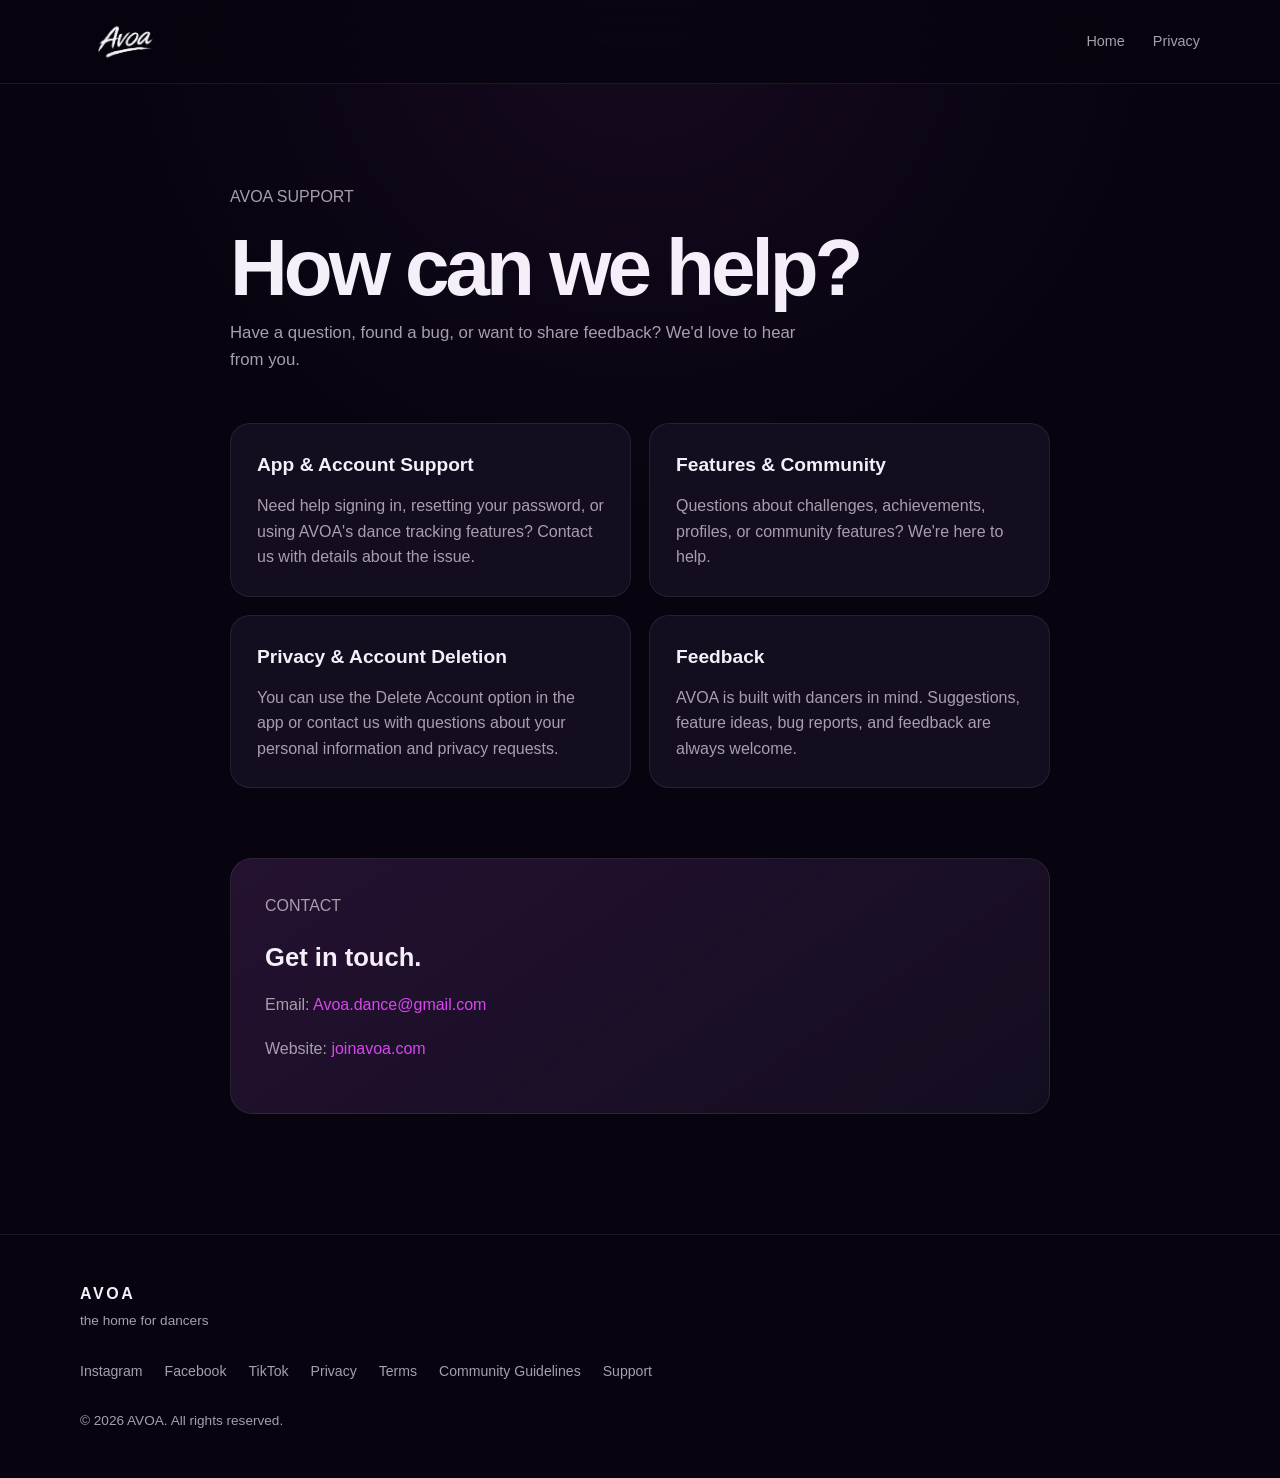
<file: support.html>
<!DOCTYPE html>
<html lang="en">
<head>
  <meta charset="UTF-8">
  <meta name="viewport" content="width=device-width, initial-scale=1.0">
  <meta name="description" content="AVOA Support — Get help with your account, dance tracking, challenges, community features, and privacy requests.">
  <title>Support — AVOA</title>
  <link rel="icon" type="image/png" href="assets/logo/avoa_app_icon.png">
  <link rel="stylesheet" href="styles.css">
</head>
<body>
<header class="site-header">
  <div class="container nav">
    <a href="index.html" class="brand">
      <img src="assets/logo/avoa_logo_white.png" alt="AVOA" class="nav-logo">
    </a>
    <nav class="nav-links">
      <a href="index.html">Home</a>
      <a href="privacy.html">Privacy</a>
    </nav>
  </div>
</header>
<main class="legal-page">
  <div class="container legal-content support-content">
    <p class="eyebrow">AVOA SUPPORT</p>
    <h1>How can we help?</h1>
    <p class="support-intro">
      Have a question, found a bug, or want to share feedback? We'd love to
      hear from you.
    </p>
    <div class="support-grid">
      <article class="support-card">
        <h2>App &amp; Account Support</h2>
        <p>
          Need help signing in, resetting your password, or using AVOA's dance
          tracking features? Contact us with details about the issue.
        </p>
      </article>
      <article class="support-card">
        <h2>Features &amp; Community</h2>
        <p>
          Questions about challenges, achievements, profiles, or community
          features? We're here to help.
        </p>
      </article>
      <article class="support-card">
        <h2>Privacy &amp; Account Deletion</h2>
        <p>
          You can use the Delete Account option in the app or contact us with
          questions about your personal information and privacy requests.
        </p>
      </article>
      <article class="support-card">
        <h2>Feedback</h2>
        <p>
          AVOA is built with dancers in mind. Suggestions, feature ideas,
          bug reports, and feedback are always welcome.
        </p>
      </article>
    </div>
    <div class="support-contact">
      <p class="eyebrow">CONTACT</p>
      <h2>Get in touch.</h2>
      <p>
        Email:
        <a href="mailto:Avoa.dance@gmail.com">Avoa.dance@gmail.com</a>
      </p>
      <p>
        Website:
        <a href="https://joinavoa.com">joinavoa.com</a>
      </p>
    </div>
  </div>
</main>
<footer class="site-footer">
  <div class="container footer-content">
    <div>
      <div class="footer-brand">AVOA</div>
      <p>the home for dancers</p>
    </div>
    <div class="footer-links">
        <a href="https://www.instagram.com/avoa.app/" target="_blank" rel="noopener noreferrer">Instagram</a>
        <a href="https://www.facebook.com/profile.php?id=61595908244350" target="_blank" rel="noopener noreferrer">Facebook</a>
        <a href="https://www.tiktok.com/@avoa.app" target="_blank" rel="noopener noreferrer">TikTok</a>
        <a href="privacy.html">Privacy</a>
        <a href="terms.html">Terms</a>
<a href="community-guidelines.html">Community Guidelines</a>
<a href="support.html">Support</a>
      </div>
    <p class="copyright">© 2026 AVOA. All rights reserved.</p>
  </div>
</footer>
</body>
</html>
</file>
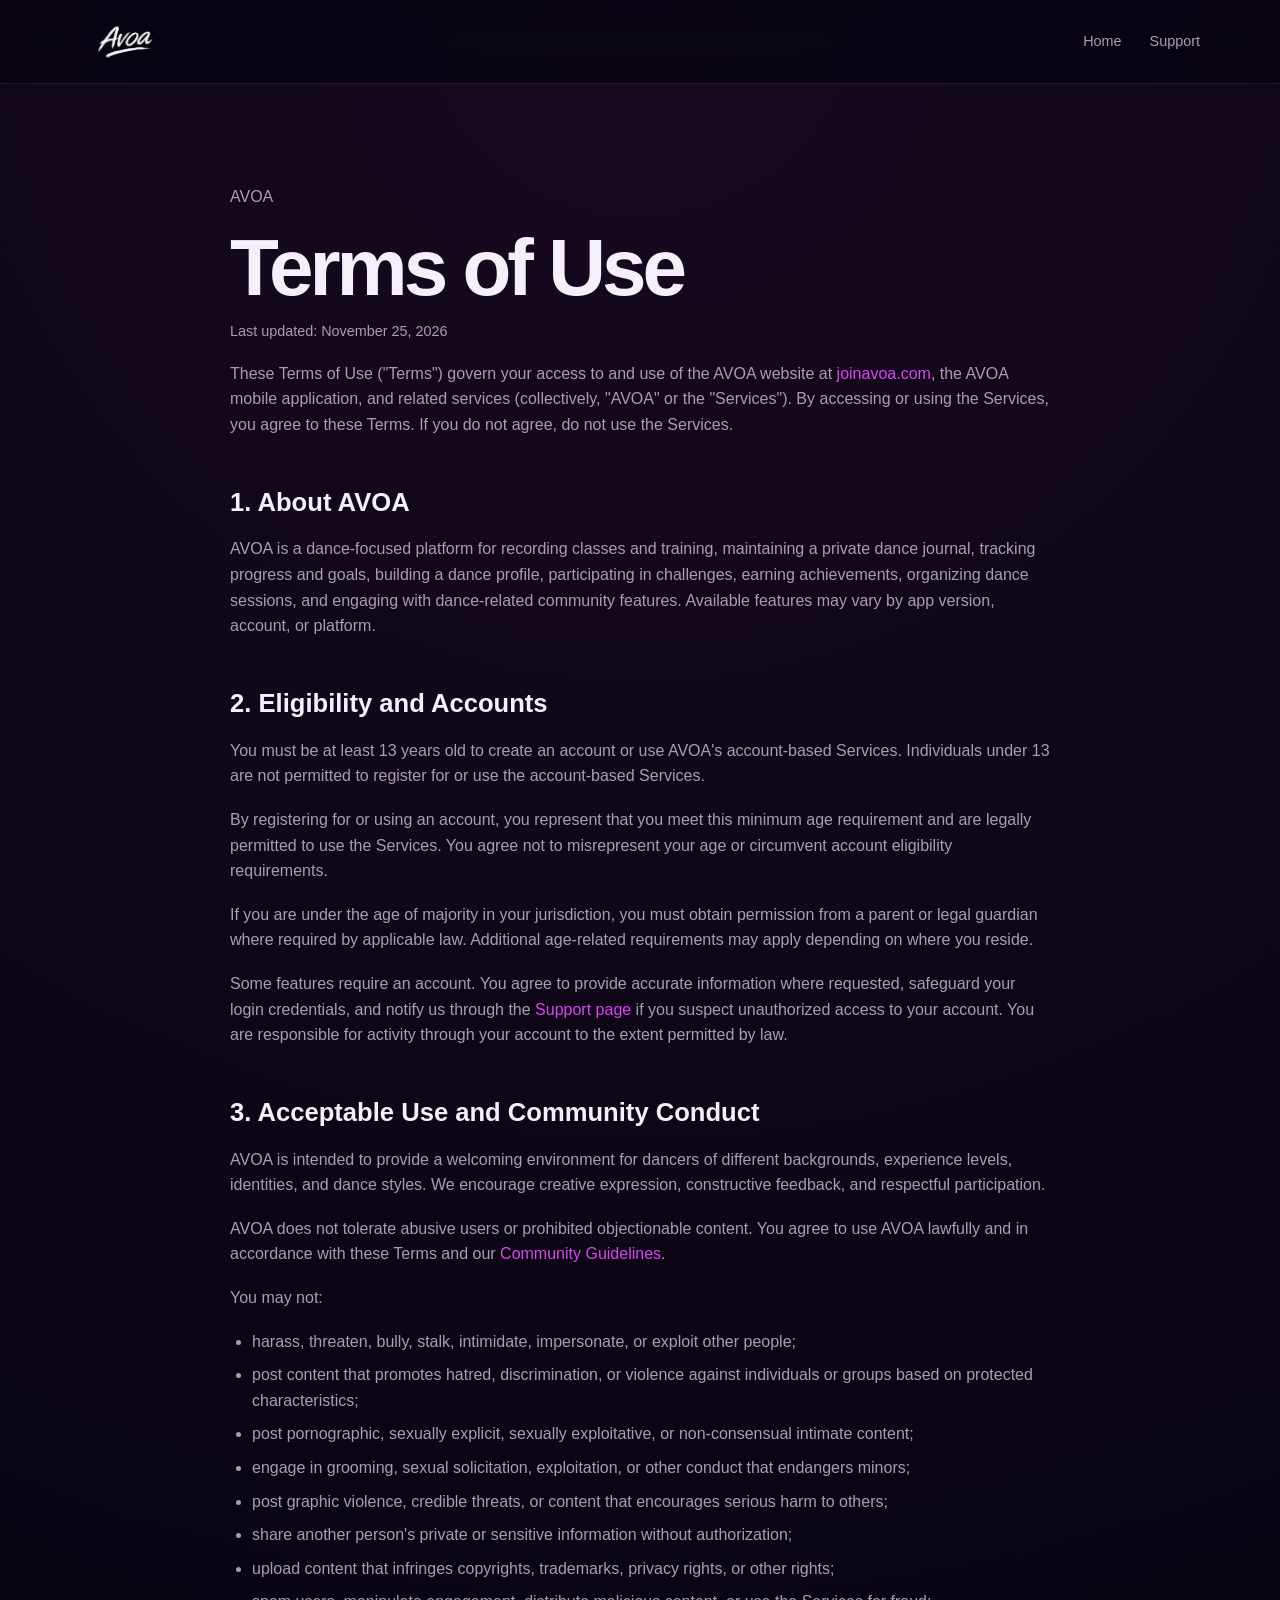
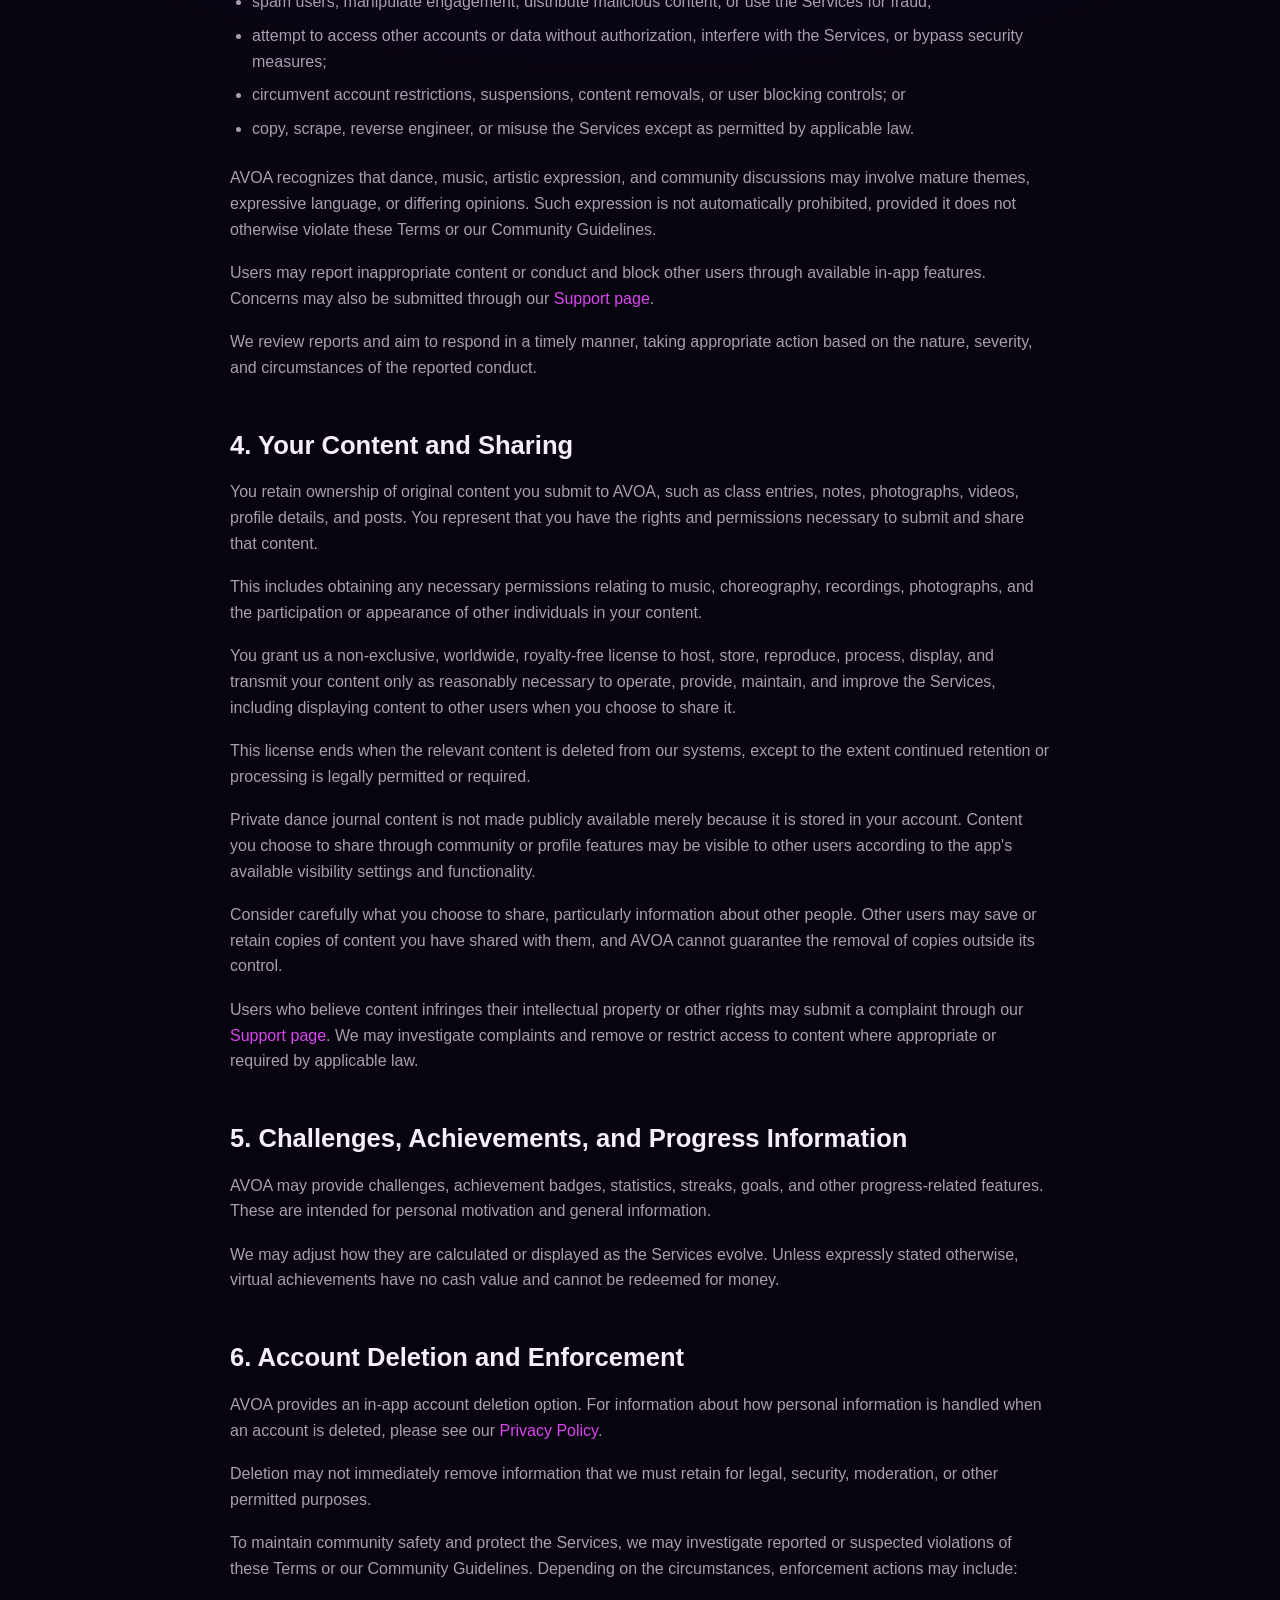
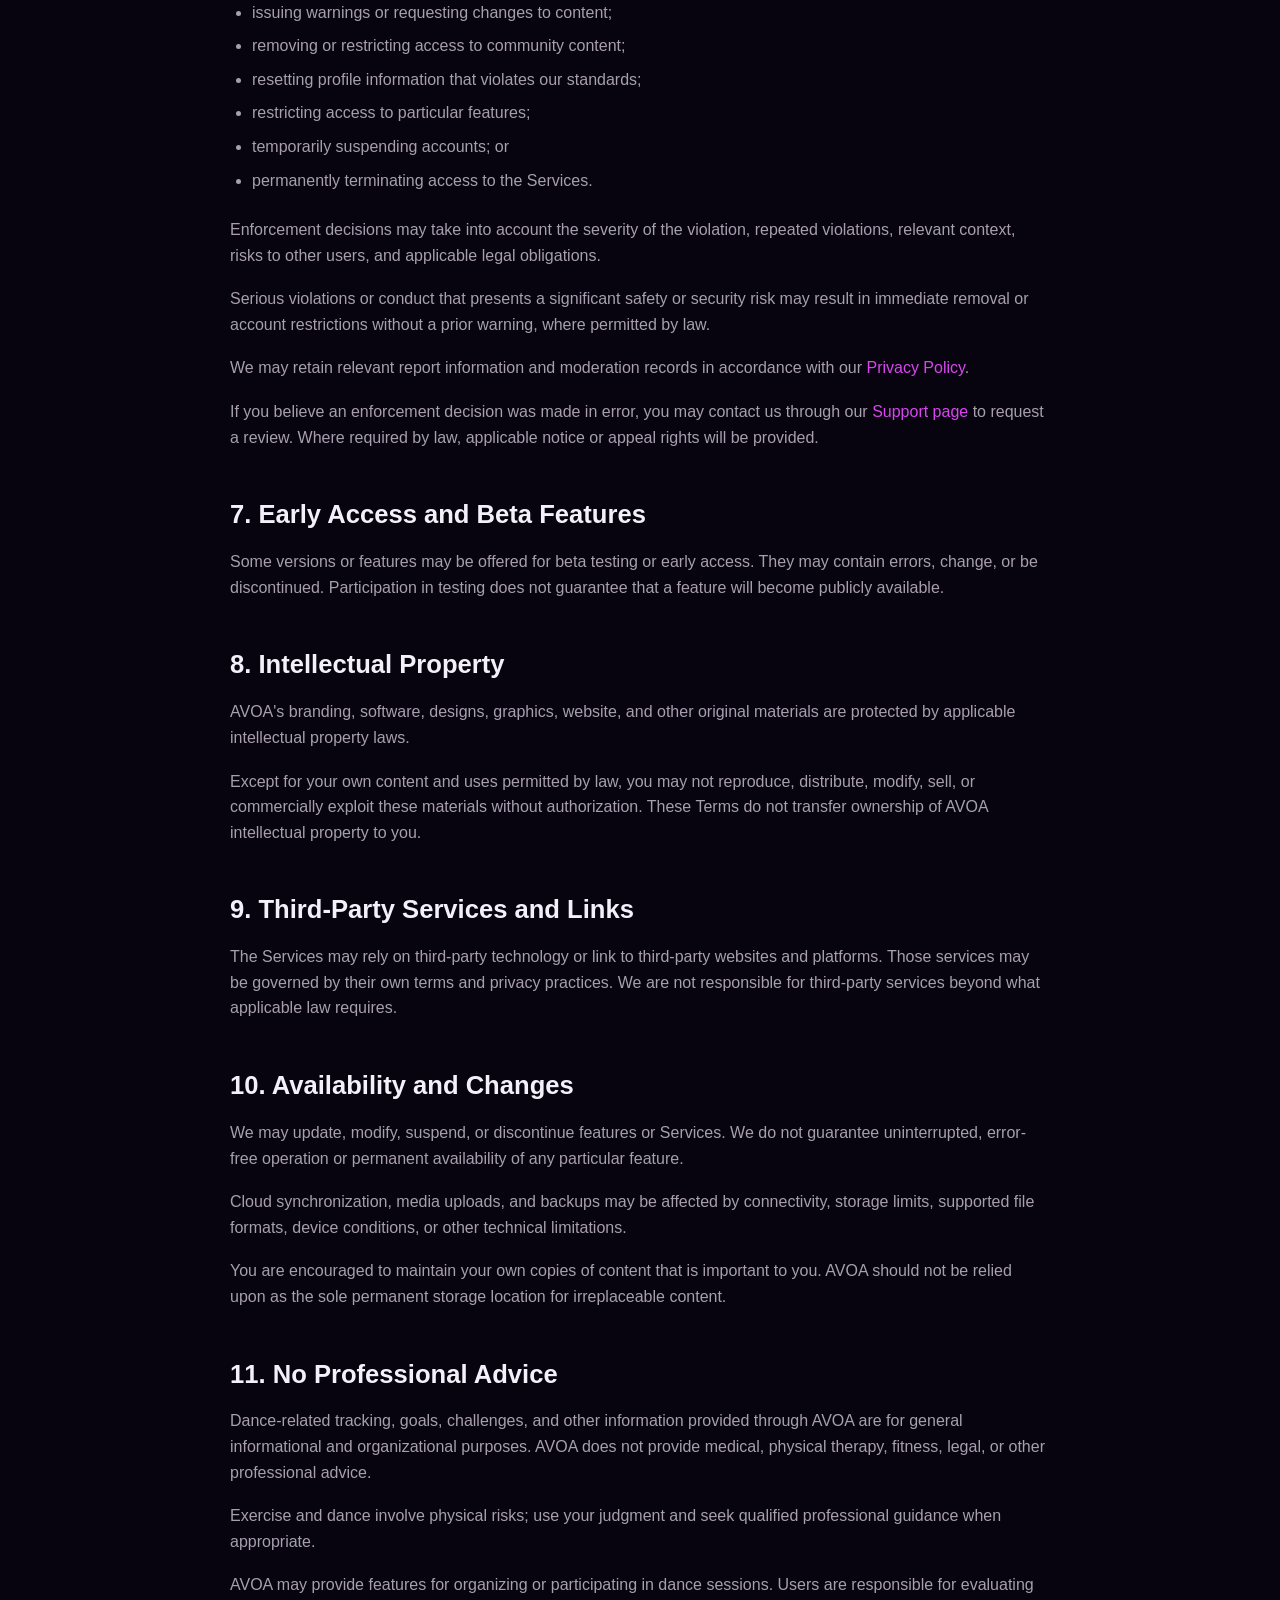
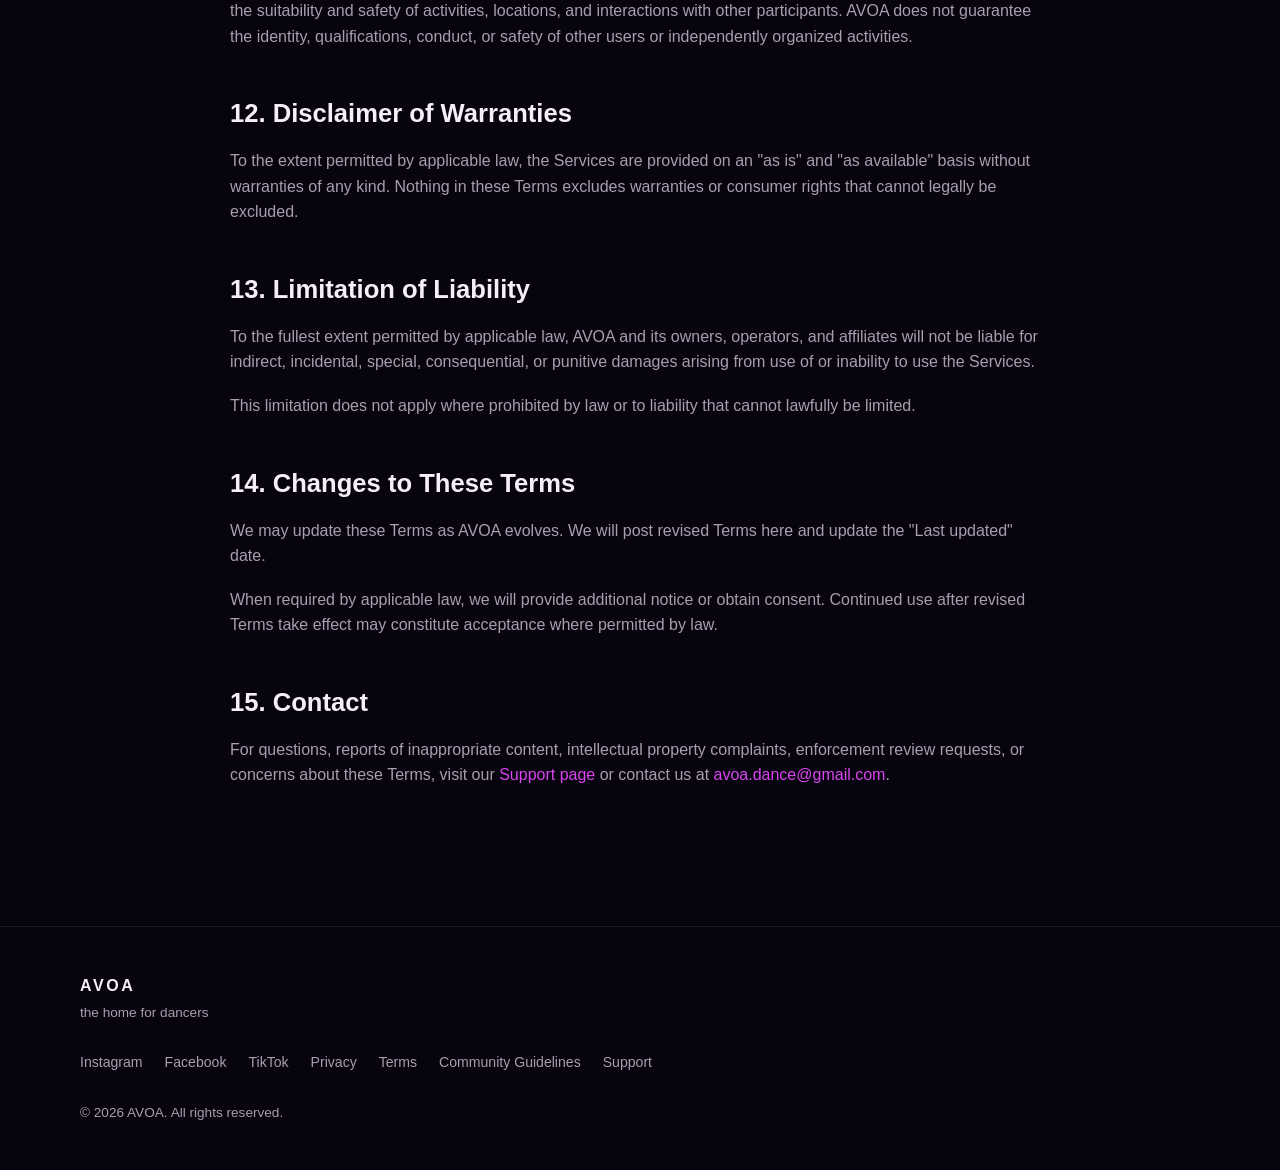
<file: terms.html>
<!DOCTYPE html>
<html lang="en">
<head>
  <meta charset="UTF-8">
  <meta name="viewport" content="width=device-width, initial-scale=1.0">
  <meta name="description" content="AVOA Terms of Use — learn about account eligibility, community standards, content ownership, and use of the AVOA Services.">
  <title>Terms of Use — AVOA</title>
  <link rel="icon" type="image/png" href="assets/logo/avoa_app_icon.png">
  <link rel="stylesheet" href="styles.css">
</head>
<body>
<header class="site-header">
  <div class="container nav">
    <a href="index.html" class="brand">
      <img src="assets/logo/avoa_logo_white.png" alt="AVOA" class="nav-logo">
    </a>
    <nav class="nav-links">
      <a href="index.html">Home</a>
      <a href="support.html">Support</a>
    </nav>
  </div>
</header>
<main class="legal-page">
  <div class="container legal-content">
    <p class="eyebrow">AVOA</p>
    <h1>Terms of Use</h1>
    <p class="legal-updated">Last updated: November 25, 2026</p>
    <p>
      These Terms of Use ("Terms") govern your access to and use of the AVOA website at <a href="https://joinavoa.com/">joinavoa.com</a>, the AVOA mobile application, and related services (collectively, "AVOA" or the "Services"). By accessing or using the Services, you agree to these Terms. If you do not agree, do not use the Services.
    </p>

    <h2>1. About AVOA</h2>
    <p>
      AVOA is a dance-focused platform for recording classes and training, maintaining a private dance journal, tracking progress and goals, building a dance profile, participating in challenges, earning achievements, organizing dance sessions, and engaging with dance-related community features. Available features may vary by app version, account, or platform.
    </p>

    <h2>2. Eligibility and Accounts</h2>
    <p>
      You must be at least 13 years old to create an account or use AVOA's account-based Services. Individuals under 13 are not permitted to register for or use the account-based Services.
    </p>
    <p>
      By registering for or using an account, you represent that you meet this minimum age requirement and are legally permitted to use the Services. You agree not to misrepresent your age or circumvent account eligibility requirements.
    </p>
    <p>
      If you are under the age of majority in your jurisdiction, you must obtain permission from a parent or legal guardian where required by applicable law. Additional age-related requirements may apply depending on where you reside.
    </p>
    <p>
      Some features require an account. You agree to provide accurate information where requested, safeguard your login credentials, and notify us through the <a href="support.html">Support page</a> if you suspect unauthorized access to your account. You are responsible for activity through your account to the extent permitted by law.
    </p>

    <h2>3. Acceptable Use and Community Conduct</h2>
    <p>
      AVOA is intended to provide a welcoming environment for dancers of different backgrounds, experience levels, identities, and dance styles. We encourage creative expression, constructive feedback, and respectful participation.
    </p>
    <p>
      AVOA does not tolerate abusive users or prohibited objectionable content. You agree to use AVOA lawfully and in accordance with these Terms and our <a href="community-guidelines.html">Community Guidelines</a>.
    </p>
    <p>You may not:</p>
    <ul>
      <li>harass, threaten, bully, stalk, intimidate, impersonate, or exploit other people;</li>
      <li>post content that promotes hatred, discrimination, or violence against individuals or groups based on protected characteristics;</li>
      <li>post pornographic, sexually explicit, sexually exploitative, or non-consensual intimate content;</li>
      <li>engage in grooming, sexual solicitation, exploitation, or other conduct that endangers minors;</li>
      <li>post graphic violence, credible threats, or content that encourages serious harm to others;</li>
      <li>share another person's private or sensitive information without authorization;</li>
      <li>upload content that infringes copyrights, trademarks, privacy rights, or other rights;</li>
      <li>spam users, manipulate engagement, distribute malicious content, or use the Services for fraud;</li>
      <li>attempt to access other accounts or data without authorization, interfere with the Services, or bypass security measures;</li>
      <li>circumvent account restrictions, suspensions, content removals, or user blocking controls; or</li>
      <li>copy, scrape, reverse engineer, or misuse the Services except as permitted by applicable law.</li>
    </ul>
    <p>
      AVOA recognizes that dance, music, artistic expression, and community discussions may involve mature themes, expressive language, or differing opinions. Such expression is not automatically prohibited, provided it does not otherwise violate these Terms or our Community Guidelines.
    </p>
    <p>
      Users may report inappropriate content or conduct and block other users through available in-app features. Concerns may also be submitted through our <a href="support.html">Support page</a>.
    </p>
    <p>
      We review reports and aim to respond in a timely manner, taking appropriate action based on the nature, severity, and circumstances of the reported conduct.
    </p>

    <h2>4. Your Content and Sharing</h2>
    <p>
      You retain ownership of original content you submit to AVOA, such as class entries, notes, photographs, videos, profile details, and posts. You represent that you have the rights and permissions necessary to submit and share that content.
    </p>
    <p>
      This includes obtaining any necessary permissions relating to music, choreography, recordings, photographs, and the participation or appearance of other individuals in your content.
    </p>
    <p>
      You grant us a non-exclusive, worldwide, royalty-free license to host, store, reproduce, process, display, and transmit your content only as reasonably necessary to operate, provide, maintain, and improve the Services, including displaying content to other users when you choose to share it.
    </p>
    <p>
      This license ends when the relevant content is deleted from our systems, except to the extent continued retention or processing is legally permitted or required.
    </p>
    <p>
      Private dance journal content is not made publicly available merely because it is stored in your account. Content you choose to share through community or profile features may be visible to other users according to the app's available visibility settings and functionality.
    </p>
    <p>
      Consider carefully what you choose to share, particularly information about other people. Other users may save or retain copies of content you have shared with them, and AVOA cannot guarantee the removal of copies outside its control.
    </p>
    <p>
      Users who believe content infringes their intellectual property or other rights may submit a complaint through our <a href="support.html">Support page</a>. We may investigate complaints and remove or restrict access to content where appropriate or required by applicable law.
    </p>

    <h2>5. Challenges, Achievements, and Progress Information</h2>
    <p>
      AVOA may provide challenges, achievement badges, statistics, streaks, goals, and other progress-related features. These are intended for personal motivation and general information.
    </p>
    <p>
      We may adjust how they are calculated or displayed as the Services evolve. Unless expressly stated otherwise, virtual achievements have no cash value and cannot be redeemed for money.
    </p>

    <h2>6. Account Deletion and Enforcement</h2>
    <p>
      AVOA provides an in-app account deletion option. For information about how personal information is handled when an account is deleted, please see our <a href="privacy.html">Privacy Policy</a>.
    </p>
    <p>
      Deletion may not immediately remove information that we must retain for legal, security, moderation, or other permitted purposes.
    </p>
    <p>
      To maintain community safety and protect the Services, we may investigate reported or suspected violations of these Terms or our Community Guidelines. Depending on the circumstances, enforcement actions may include:
    </p>
    <ul>
      <li>issuing warnings or requesting changes to content;</li>
      <li>removing or restricting access to community content;</li>
      <li>resetting profile information that violates our standards;</li>
      <li>restricting access to particular features;</li>
      <li>temporarily suspending accounts; or</li>
      <li>permanently terminating access to the Services.</li>
    </ul>
    <p>
      Enforcement decisions may take into account the severity of the violation, repeated violations, relevant context, risks to other users, and applicable legal obligations.
    </p>
    <p>
      Serious violations or conduct that presents a significant safety or security risk may result in immediate removal or account restrictions without a prior warning, where permitted by law.
    </p>
    <p>
      We may retain relevant report information and moderation records in accordance with our <a href="privacy.html">Privacy Policy</a>.
    </p>
    <p>
      If you believe an enforcement decision was made in error, you may contact us through our <a href="support.html">Support page</a> to request a review. Where required by law, applicable notice or appeal rights will be provided.
    </p>

    <h2>7. Early Access and Beta Features</h2>
    <p>
      Some versions or features may be offered for beta testing or early access. They may contain errors, change, or be discontinued. Participation in testing does not guarantee that a feature will become publicly available.
    </p>

    <h2>8. Intellectual Property</h2>
    <p>
      AVOA's branding, software, designs, graphics, website, and other original materials are protected by applicable intellectual property laws.
    </p>
    <p>
      Except for your own content and uses permitted by law, you may not reproduce, distribute, modify, sell, or commercially exploit these materials without authorization. These Terms do not transfer ownership of AVOA intellectual property to you.
    </p>

    <h2>9. Third-Party Services and Links</h2>
    <p>
      The Services may rely on third-party technology or link to third-party websites and platforms. Those services may be governed by their own terms and privacy practices. We are not responsible for third-party services beyond what applicable law requires.
    </p>

    <h2>10. Availability and Changes</h2>
    <p>
      We may update, modify, suspend, or discontinue features or Services. We do not guarantee uninterrupted, error-free operation or permanent availability of any particular feature.
    </p>
    <p>
      Cloud synchronization, media uploads, and backups may be affected by connectivity, storage limits, supported file formats, device conditions, or other technical limitations.
    </p>
    <p>
      You are encouraged to maintain your own copies of content that is important to you. AVOA should not be relied upon as the sole permanent storage location for irreplaceable content.
    </p>

    <h2>11. No Professional Advice</h2>
    <p>
      Dance-related tracking, goals, challenges, and other information provided through AVOA are for general informational and organizational purposes. AVOA does not provide medical, physical therapy, fitness, legal, or other professional advice.
    </p>
    <p>
      Exercise and dance involve physical risks; use your judgment and seek qualified professional guidance when appropriate.
    </p>
    <p>
      AVOA may provide features for organizing or participating in dance sessions. Users are responsible for evaluating the suitability and safety of activities, locations, and interactions with other participants. AVOA does not guarantee the identity, qualifications, conduct, or safety of other users or independently organized activities.
    </p>

    <h2>12. Disclaimer of Warranties</h2>
    <p>
      To the extent permitted by applicable law, the Services are provided on an "as is" and "as available" basis without warranties of any kind. Nothing in these Terms excludes warranties or consumer rights that cannot legally be excluded.
    </p>

    <h2>13. Limitation of Liability</h2>
    <p>
      To the fullest extent permitted by applicable law, AVOA and its owners, operators, and affiliates will not be liable for indirect, incidental, special, consequential, or punitive damages arising from use of or inability to use the Services.
    </p>
    <p>
      This limitation does not apply where prohibited by law or to liability that cannot lawfully be limited.
    </p>

    <h2>14. Changes to These Terms</h2>
    <p>
      We may update these Terms as AVOA evolves. We will post revised Terms here and update the "Last updated" date.
    </p>
    <p>
      When required by applicable law, we will provide additional notice or obtain consent. Continued use after revised Terms take effect may constitute acceptance where permitted by law.
    </p>

    <h2>15. Contact</h2>
    <p>
      For questions, reports of inappropriate content, intellectual property complaints, enforcement review requests, or concerns about these Terms, visit our <a href="support.html">Support page</a> or contact us at <a href="mailto:avoa.dance@gmail.com">avoa.dance@gmail.com</a>.
    </p>
  </div>
</main>
<footer class="site-footer">
  <div class="container footer-content">
    <div>
      <div class="footer-brand">AVOA</div>
      <p>the home for dancers</p>
    </div>
    <div class="footer-links">
      <a href="https://www.instagram.com/avoa.app/" target="_blank" rel="noopener noreferrer">Instagram</a>
      <a href="https://www.facebook.com/profile.php?id=61595908244350" target="_blank" rel="noopener noreferrer">Facebook</a>
      <a href="https://www.tiktok.com/@avoa.app" target="_blank" rel="noopener noreferrer">TikTok</a>
      <a href="privacy.html">Privacy</a>
      <a href="terms.html">Terms</a>
<a href="community-guidelines.html">Community Guidelines</a>
<a href="support.html">Support</a>
    </div>
    <p class="copyright">© 2026 AVOA. All rights reserved.</p>
  </div>
</footer>
</body>
</html>
</file>
<file: styles.css>
:root {
  --bg: #07040f;
  --bg-soft: #100819;
  --card: #140d20;
  --card-2: #1a1028;

  --text: #f4eff8;
  --muted: #a89eae;

  --purple: #d946ef;
  --purple-soft: #a855f7;

  --border: rgba(255, 255, 255, 0.08);

  --max-width: 1120px;
  --radius: 24px;
}

* {
  box-sizing: border-box;
  margin: 0;
  padding: 0;
}

html {
  scroll-behavior: smooth;
}

body {
  font-family: Arial, Helvetica, sans-serif;
  background:
    radial-gradient(circle at top, rgba(217, 70, 239, 0.08), transparent 32%),
    var(--bg);
  color: var(--text);
  line-height: 1.6;
}

a {
  color: inherit;
  text-decoration: none;
}

.container {
  width: min(100% - 40px, var(--max-width));
  margin-inline: auto;
}


/* HEADER */

.site-header {
  position: sticky;
  top: 0;
  z-index: 50;
  background: rgba(7, 4, 15, 0.78);
  backdrop-filter: blur(18px);
  border-bottom: 1px solid var(--border);
}

.nav {
  min-height: 72px;
  display: flex;
  align-items: center;
  justify-content: space-between;
}

.brand {
  display: flex;
  align-items: center;
}

.nav-logo {
  width: 90px;
  height: auto;
  display: block;
}

.nav-links {
  display: flex;
  gap: 28px;
}

.nav-links a {
  color: var(--muted);
  font-size: 0.9rem;
}

.nav-links a:hover {
  color: var(--text);
}


/* HERO */

.hero {
  min-height: 88vh;
  display: flex;
  align-items: center;
  position: relative;
  overflow: hidden;
  padding: 90px 0;
}

.hero-glow {
  position: absolute;
  width: 700px;
  height: 700px;
  border-radius: 50%;
  background: rgba(217, 70, 239, 0.13);
  filter: blur(120px);
  right: -180px;
  top: 5%;
}

.hero-layout {
  display: grid;
  grid-template-columns: 0.9fr 1.1fr;
  gap: 60px;
  align-items: center;
  position: relative;
  z-index: 2;
}

.hero-copy-block {
  max-width: 570px;
}

.hero h1 {
  font-size: clamp(3rem, 6vw, 5.6rem);
  line-height: 0.95;
  letter-spacing: -0.055em;
}

.hero h1 span {
  display: block;
  color: var(--purple);
}

.hero-copy {
  margin-top: 26px;
  color: var(--muted);
  font-size: 1.08rem;
  max-width: 560px;
}

.hero-actions {
  display: flex;
  gap: 14px;
  margin-top: 32px;
  flex-wrap: wrap;
}

.hero-tagline {
  margin-top: 24px;
  color: rgba(255, 255, 255, 0.38);
  font-style: italic;
}


/* OVERLAPPING PHONES */

.hero-phones {
  position: relative;
  height: 650px;
  display: flex;
  align-items: center;
  justify-content: center;
}

.hero-phone {
  position: absolute;
  height: 570px;
  width: auto;
  border-radius: 34px;
  box-shadow:
    0 30px 80px rgba(0, 0, 0, 0.55),
    0 0 45px rgba(217, 70, 239, 0.08);
  transition: transform 0.35s ease;
}

.hero-phone-main {
  z-index: 3;
  transform: translateY(-5px);
}

.hero-phone-left {
  z-index: 1;
  transform:
    translateX(-175px)
    translateY(35px)
    rotate(-8deg)
    scale(0.9);
  opacity: 0.72;
}

.hero-phone-right {
  z-index: 2;
  transform:
    translateX(175px)
    translateY(35px)
    rotate(8deg)
    scale(0.9);
  opacity: 0.78;
}

.hero-phones:hover .hero-phone-main {
  transform: translateY(-12px) scale(1.015);
}


/* SECTIONS */

.section {
  padding: 110px 0;
}

.section-heading {
  max-width: 680px;
  margin-bottom: 50px;
}

.section-heading h2,
.early-access h2 {
  font-size: clamp(2.2rem, 5vw, 4rem);
  line-height: 1;
  letter-spacing: -0.045em;
  margin-bottom: 20px;
}

.section-heading > p:last-child,
.early-access-copy > p:last-child {
  color: var(--muted);
}


/* FEATURES */

/* FEATURE SHOWCASE */

.feature-showcase {
  display: grid;
  gap: 110px;
}

.feature-row {
  display: grid;
  grid-template-columns: 0.9fr 1.1fr;
  gap: 80px;
  align-items: center;
}

.feature-row-reverse .feature-copy {
  order: 2;
}

.feature-row-reverse .feature-screen {
  order: 1;
}

.feature-copy {
  max-width: 500px;
}

.feature-number {
  display: inline-block;
  color: var(--purple);
  font-size: 0.8rem;
  font-weight: 900;
  letter-spacing: 0.12em;
  margin-bottom: 18px;
}

.feature-copy h3 {
  font-size: clamp(2rem, 4vw, 3.4rem);
  line-height: 1;
  letter-spacing: -0.04em;
  margin-bottom: 18px;
}

.feature-copy p {
  color: var(--muted);
  font-size: 1.05rem;
}

.feature-screen {
  display: flex;
  justify-content: center;
  position: relative;
}

.feature-screen::before {
  content: "";
  position: absolute;
  width: 70%;
  height: 70%;
  border-radius: 50%;
  background: rgba(217, 70, 239, 0.12);
  filter: blur(80px);
  z-index: 0;
}

.feature-screen img {
  position: relative;
  z-index: 1;
  width: min(100%, 280px);
  height: auto;
  border-radius: 34px;
  border: 1px solid rgba(217, 70, 239, 0.18);
  background: #07040f;
  box-shadow:
    0 30px 80px rgba(0, 0, 0, 0.5),
    0 0 40px rgba(217, 70, 239, 0.08);
}

@media (max-width: 800px) {

  .feature-showcase {
    gap: 75px;
  }

  .feature-row {
    grid-template-columns: 1fr;
    gap: 35px;
    text-align: center;
  }

  .feature-row-reverse .feature-copy,
  .feature-row-reverse .feature-screen {
    order: initial;
  }

  .feature-copy {
    margin-inline: auto;
  }

  .feature-screen img {
    width: min(85%, 310px);
  }

}

.feature-number {
  display: block;
  color: var(--purple);
  font-weight: 900;
  margin-bottom: 54px;
}

.feature-card h3 {
  font-size: 1.3rem;
  margin-bottom: 10px;
}

.feature-card p {
  color: var(--muted);
}


/* ROADMAP */

.roadmap-section {
  background: var(--bg-soft);
  border-block: 1px solid var(--border);
}

.roadmap-grid {
  display: grid;
  grid-template-columns: repeat(4, 1fr);
  gap: 18px;
}

.roadmap-card {
  min-height: 300px;
  padding: 28px;
  border-radius: 22px;
  background:
    linear-gradient(
      180deg,
      rgba(217, 70, 239, 0.06),
      transparent 45%
    ),
    var(--card);
  border: 1px solid var(--border);
}

.roadmap-version {
  display: inline-block;
  margin-bottom: 52px;
  color: var(--purple);
  font-size: 0.72rem;
  font-weight: 900;
  letter-spacing: 0.12em;
}

.roadmap-card h3 {
  font-size: 1.45rem;
  line-height: 1.1;
  margin-bottom: 14px;
}

.roadmap-card p {
  color: var(--muted);
  font-size: 0.95rem;
}

@media (max-width: 900px) {
  .roadmap-grid {
    grid-template-columns: repeat(2, 1fr);
  }
}

@media (max-width: 560px) {
  .roadmap-grid {
    grid-template-columns: 1fr;
  }
}


/* EARLY ACCESS */

.early-access-section {
  padding-block: 130px;
}

.early-access {
  display: grid;
  grid-template-columns: 1fr 0.85fr;
  gap: 60px;
  align-items: center;
}

.signup-card {
  min-height: 360px;
  background:
    radial-gradient(circle at top right, rgba(217, 70, 239, 0.12), transparent 40%),
    var(--card);
  border: 1px solid var(--border);
  border-radius: 28px;
  padding: 28px;
}

#mailerlite-form-placeholder {
  min-height: 300px;
  display: grid;
  place-items: center;
  color: var(--muted);
}


/* FOOTER */

.site-footer {
  border-top: 1px solid var(--border);
  padding: 46px 0;
}

.footer-content {
  display: grid;
  gap: 28px;
}

.footer-brand {
  font-weight: 900;
  letter-spacing: 0.16em;
  margin-bottom: 3px;
}

.footer-content > div:first-child p,
.copyright {
  color: var(--muted);
  font-size: 0.85rem;
}

.footer-links {
  display: flex;
  gap: 22px;
  flex-wrap: wrap;
}

.footer-links a {
  color: var(--muted);
  font-size: 0.88rem;
}

.footer-links a:hover {
  color: white;
}


/* RESPONSIVE */

@media (max-width: 800px) {


.hero-layout {
  grid-template-columns: 1fr;
  text-align: center;
}

.hero-copy-block {
  margin-inline: auto;
}

.hero-logo {
  margin-inline: auto;
}

.hero-actions {
  justify-content: center;
}

.hero-phones {
  height: 520px;
  margin-top: 20px;
}

.hero-phone {
  height: 440px;
}

.hero-phone-left {
  transform:
    translateX(-105px)
    translateY(30px)
    rotate(-7deg)
    scale(0.88);
}

.hero-phone-right {
  transform:
    translateX(105px)
    translateY(30px)
    rotate(7deg)
    scale(0.88);
}

  .nav-links {
    display: none;
  }

  .hero {
    min-height: auto;
  }

  .hero-content {
    padding-block: 90px;
  }

  .feature-grid {
    grid-template-columns: 1fr;
  }

  .roadmap-item {
    grid-template-columns: 1fr;
  }

  .early-access {
    grid-template-columns: 1fr;
  }

  .section {
    padding-block: 80px;
  }

}

@media (max-width: 520px) {

  .container {
    width: min(100% - 28px, var(--max-width));
  }

  .hero h1 {
    font-size: 3.4rem;
  }

  .hero-actions {
    flex-direction: column;
  }

  .button {
    width: 100%;
  }

}

/* CYFR EARLY ACCESS FORM */

.signup-card {
  min-height: auto;
  padding: 36px;
}

.ml-form-embedContainer,
.ml-form-embedWrapper,
.ml-form-embedBody {
  width: 100%;
}

.ml-form-embedContent h4 {
  font-size: 1.6rem;
  margin-bottom: 8px;
  color: var(--text);
}

.ml-form-embedContent p {
  color: var(--muted);
  margin-bottom: 24px;
}

.ml-form-fieldRow {
  margin-bottom: 12px;
}

.ml-form-fieldRow input {
  width: 100%;
  padding: 15px 16px;
  border-radius: 13px;
  border: 1px solid var(--border);
  background: rgba(255, 255, 255, 0.04);
  color: var(--text);
  font-size: 0.95rem;
  outline: none;
}

.ml-form-fieldRow input::placeholder {
  color: #756d7d;
}

.ml-form-fieldRow input:focus {
  border-color: var(--purple);
  box-shadow: 0 0 0 3px rgba(217, 70, 239, 0.09);
}

.ml-form-checkboxRow {
  margin: 16px 0 20px;
}

.ml-form-checkboxRow label {
  display: flex;
  gap: 9px;
  align-items: flex-start;
  cursor: pointer;
}

.ml-form-checkboxRow input {
  margin-top: 4px;
}

.label-description p {
  color: var(--muted);
  font-size: 0.8rem;
}

.ml-form-embedSubmit button.primary {
  width: 100%;
  border: 0;
  border-radius: 13px;
  padding: 15px 20px;

  background: var(--purple);
  color: white;

  font-size: 0.8rem;
  font-weight: 800;
  letter-spacing: 0.08em;

  cursor: pointer;

  box-shadow: 0 10px 32px rgba(217, 70, 239, 0.25);

  transition:
    transform 0.2s ease,
    box-shadow 0.2s ease;
}

.ml-form-embedSubmit button.primary:hover {
  transform: translateY(-2px);
  box-shadow: 0 14px 38px rgba(217, 70, 239, 0.34);
}

.ml-form-successBody {
  padding: 36px 10px;
  text-align: center;
}

.ml-form-successContent h4 {
  color: var(--purple);
  font-size: 1.8rem;
  margin-bottom: 8px;
}

.ml-form-successContent p {
  color: var(--muted);
}

/* LEGAL + SUPPORT PAGES */

.legal-page {
  padding: 100px 0 120px;
  min-height: 75vh;
}

.legal-content {
  max-width: 820px;
}

.legal-content h1 {
  font-size: clamp(3rem, 7vw, 5rem);
  line-height: 1;
  letter-spacing: -0.05em;
  margin-bottom: 12px;
}

.legal-updated {
  color: var(--muted);
  margin-bottom: 50px;
  font-size: 0.9rem;
}

.legal-content h2 {
  margin-top: 44px;
  margin-bottom: 14px;
  font-size: 1.6rem;
}

.legal-content h3 {
  margin-top: 26px;
  margin-bottom: 10px;
  font-size: 1.1rem;
}

.legal-content p,
.legal-content li {
  color: var(--muted);
}

.legal-content p {
  margin-bottom: 18px;
}

.legal-content ul {
  margin: 14px 0 24px 22px;
}

.legal-content li {
  margin-bottom: 8px;
}

.legal-content a {
  color: var(--purple);
}

.support-intro {
  max-width: 600px;
  font-size: 1.05rem;
  margin-bottom: 50px !important;
}

.support-grid {
  display: grid;
  grid-template-columns: repeat(2, 1fr);
  gap: 18px;
  margin-top: 40px;
}

.support-card {
  padding: 26px;
  border-radius: 20px;
  background: var(--card);
  border: 1px solid var(--border);
}

.support-card h2 {
  margin: 0 0 12px;
  font-size: 1.2rem;
}

.support-card p {
  margin: 0;
}

.support-contact {
  margin-top: 70px;
  padding: 34px;
  border-radius: 22px;
  background:
    linear-gradient(
      145deg,
      rgba(217, 70, 239, 0.08),
      transparent
    ),
    var(--card);
  border: 1px solid var(--border);
}

.support-contact h2 {
  margin-top: 0;
}

@media (max-width: 700px) {
  .support-grid {
    grid-template-columns: 1fr;
  }

  .legal-page {
    padding-top: 70px;
  }
}

/* MOBILE HOMEPAGE POLISH */

@media (max-width: 520px) {

  .hero {
    min-height: auto;
    padding: 58px 0 20px;
  }

  .hero-layout {
    gap: 20px;
  }

  .hero-copy-block {
    max-width: 100%;
  }

  .hero h1 {
    font-size: 3.15rem;
    line-height: 0.94;
    letter-spacing: -0.055em;
  }

  .hero-copy {
    margin-top: 22px;
    font-size: 0.95rem;
    line-height: 1.6;
  }

  .hero-actions {
    margin-top: 26px;
    gap: 10px;
    flex-direction: column;
    align-items: center;
  }

  .hero-actions .button {
  width: min(100%, 245px);
  min-height: 48px;
}

  .hero-tagline {
    margin-top: 18px;
  }

  .hero-phones {
    height: 390px;
    margin-top: 5px;
  }

  .hero-phone {
    height: 350px;
  }

  .hero-phone-main {
    transform: translateY(5px);
  }

  .hero-phone-left {
    transform:
      translateX(-82px)
      translateY(32px)
      rotate(-7deg)
      scale(0.86);
  }

  .hero-phone-right {
    transform:
      translateX(82px)
      translateY(32px)
      rotate(7deg)
      scale(0.86);
  }

}

/* HERO BUTTON POLISH */

.hero-actions .button {
  display: inline-flex;
  align-items: center;
  justify-content: center;

  min-height: 50px;
  padding: 0 24px;

  border-radius: 14px;

  font-size: 0.78rem;
  font-weight: 800;
  letter-spacing: 0.06em;
  text-decoration: none;

  transition:
    transform 0.2s ease,
    box-shadow 0.2s ease,
    background 0.2s ease,
    border-color 0.2s ease;
}

.hero-actions .button-primary {
  background: var(--purple);
  color: #ffffff;
  border: 1px solid var(--purple);

  box-shadow: 0 10px 30px rgba(217, 70, 239, 0.25);
}

.hero-actions .button-primary:hover {
  transform: translateY(-2px);
  box-shadow: 0 14px 35px rgba(217, 70, 239, 0.35);
}

.hero-actions .button-secondary {
  background: rgba(255, 255, 255, 0.04);
  color: var(--text);
  border: 1px solid rgba(255, 255, 255, 0.16);
}

.hero-actions .button-secondary:hover {
  transform: translateY(-2px);
  background: rgba(255, 255, 255, 0.08);
  border-color: rgba(217, 70, 239, 0.45);
}

/* REAL IPHONE FIXES */

@media (max-width: 520px) {

  .hero-phones {
    position: relative;
    width: 100%;
    height: 430px;
    margin-top: 10px;
    overflow: hidden;
  }

  .hero-phone {
    position: absolute;
    width: auto;
    height: 360px;
    max-width: none;
    border-radius: 28px;
  }

  .hero-phone-main {
    z-index: 3;
    left: 50%;
    top: 10px;
    transform: translateX(-50%);
  }

  .hero-phone-left {
    z-index: 1;
    left: 50%;
    top: 35px;
    transform:
      translateX(-82%)
      rotate(-7deg)
      scale(0.88);
    opacity: 0.72;
  }

  .hero-phone-right {
    z-index: 2;
    left: 50%;
    top: 35px;
    transform:
      translateX(-18%)
      rotate(7deg)
      scale(0.88);
    opacity: 0.78;
  }

}

/* CYFR APP STORE LAUNCH */

/* Platform availability beneath hero buttons */
.hero-availability {
  margin-top: 16px;
  color: var(--muted);
  font-size: 0.88rem;
  line-height: 1.6;
}

/* Download section text */
#download .early-access-copy p {
  margin-bottom: 16px;
}

#download .early-access-copy p:last-child {
  color: var(--purple);
  font-weight: 600;
}

/* App Store download card */
#download .signup-card {
  display: flex;
  flex-direction: column;
  align-items: flex-start;
  justify-content: center;
  gap: 18px;
}

#download .signup-card h3 {
  font-size: 1.5rem;
  line-height: 1.2;
}

#download .signup-card p {
  color: var(--muted);
}

/* Download button */
#download .button-primary {
  display: inline-flex;
  align-items: center;
  justify-content: center;
  min-height: 50px;
  padding: 0 24px;
  border-radius: 14px;
  background: var(--purple);
  color: #ffffff;
  border: 1px solid var(--purple);
  font-size: 0.78rem;
  font-weight: 800;
  letter-spacing: 0.06em;
  text-align: center;
  box-shadow: 0 10px 30px rgba(217, 70, 239, 0.25);
  transition: transform 0.2s ease, box-shadow 0.2s ease;
}

#download .button-primary:hover {
  transform: translateY(-2px);
  box-shadow: 0 14px 35px rgba(217, 70, 239, 0.35);
}

/* Mobile adjustments */
@media (max-width: 520px) {
  .hero-availability {
    max-width: 290px;
    margin: 16px auto 0;
    font-size: 0.82rem;
    text-align: center;
  }

  #download .signup-card {
    align-items: center;
    text-align: center;
    padding: 30px 24px;
  }

  #download .button-primary {
    width: 100%;
  }
}
</file>
